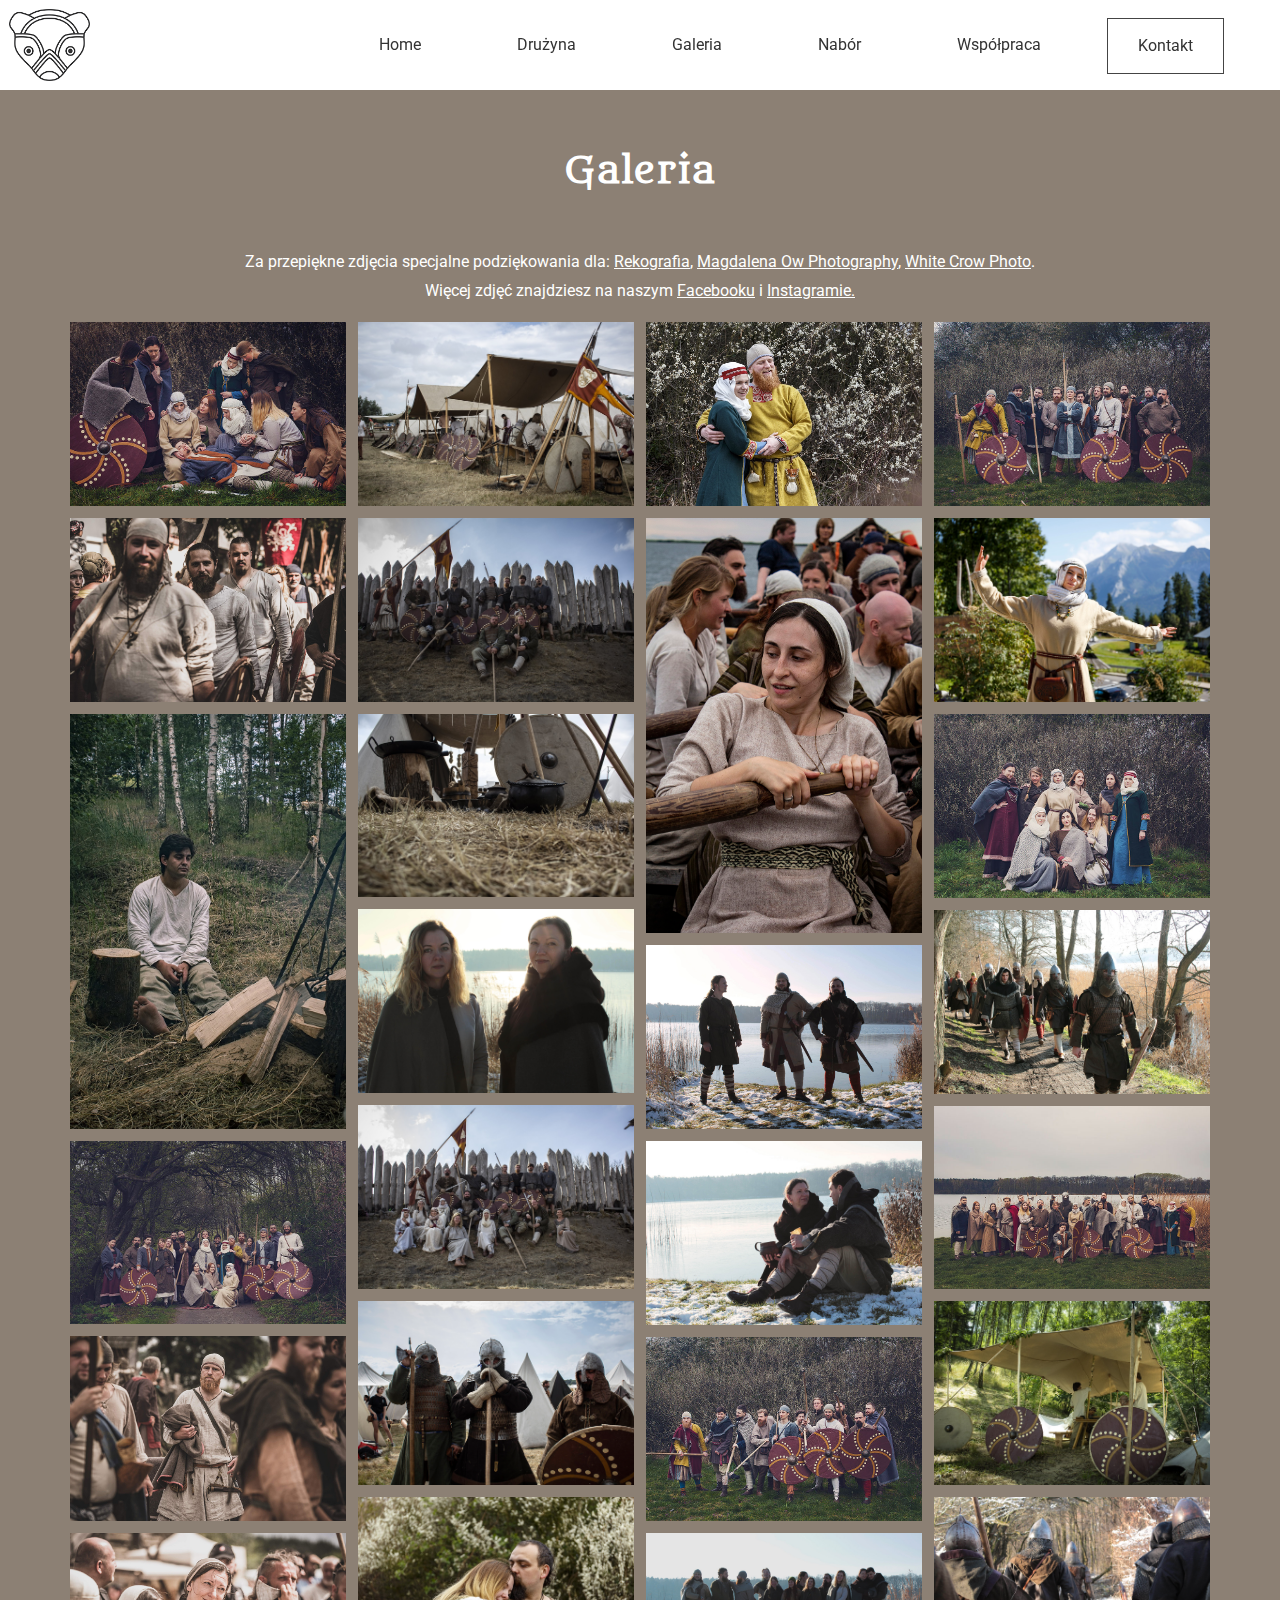
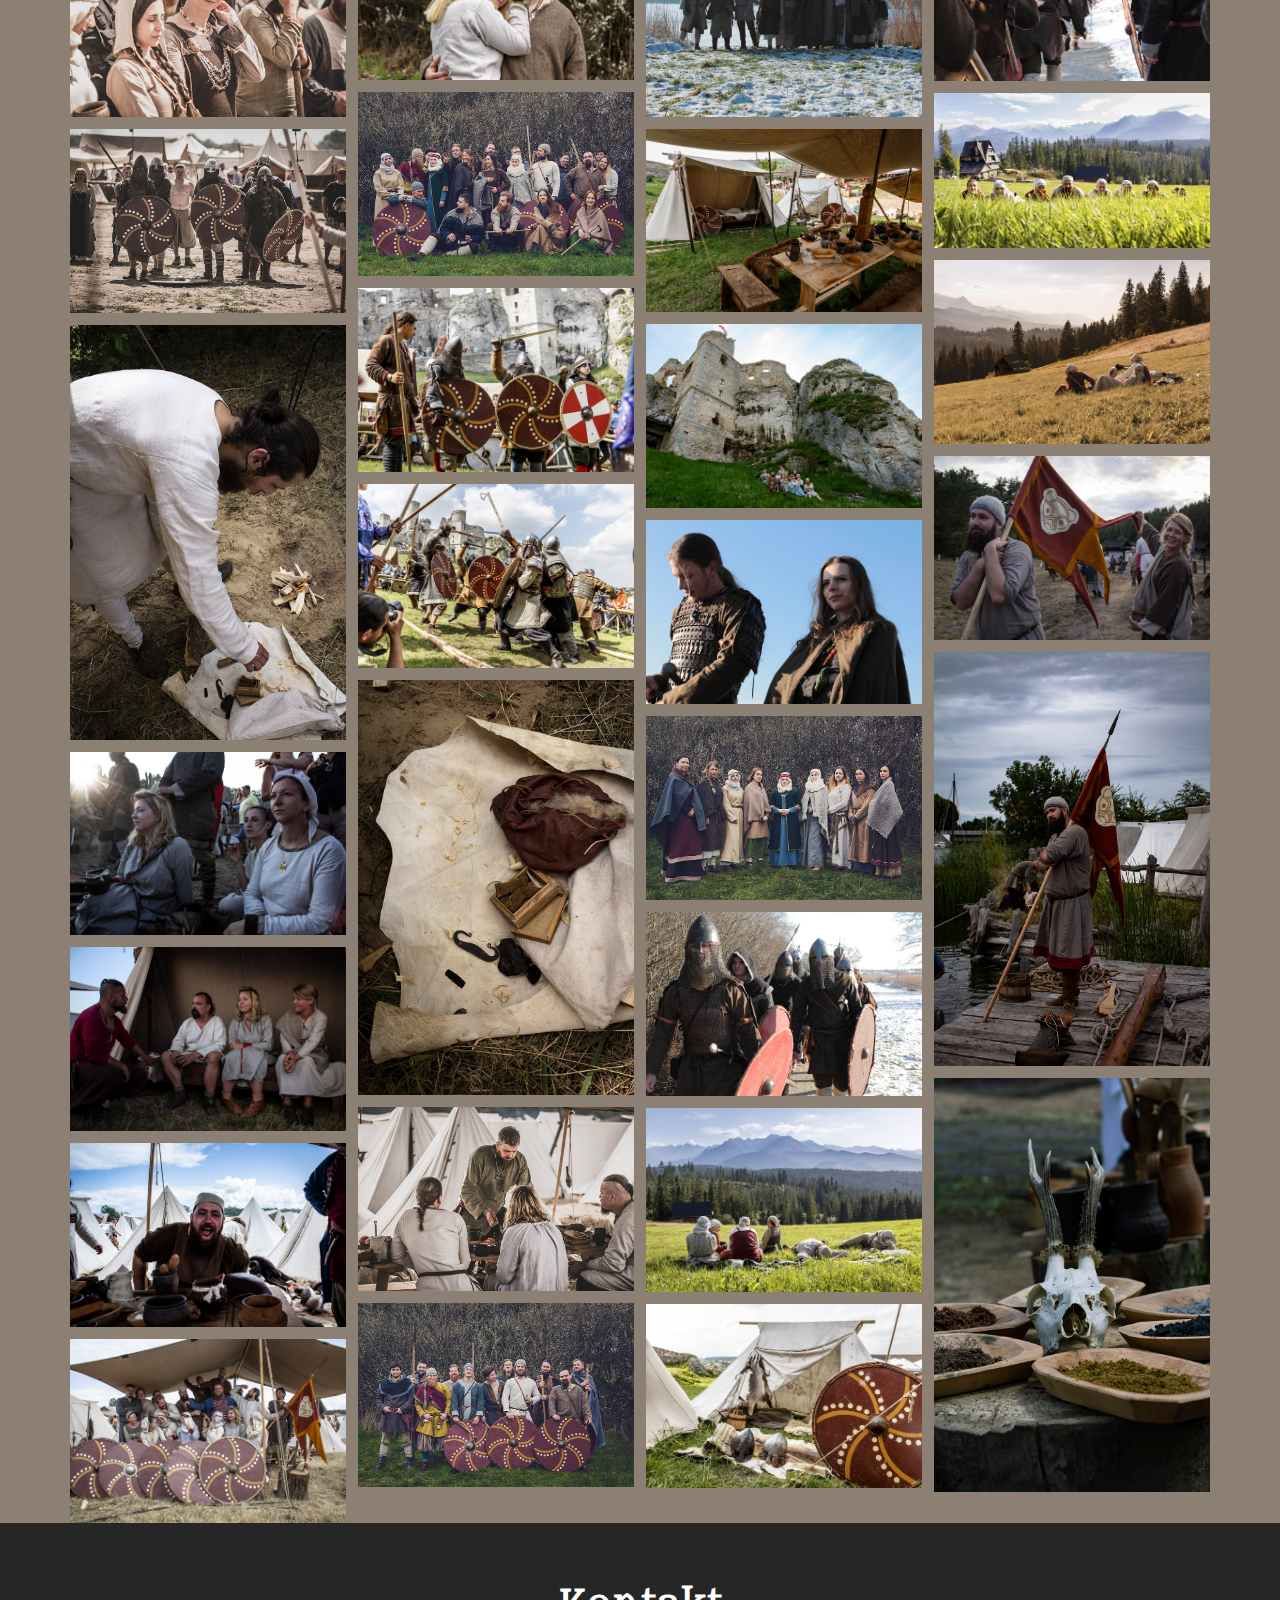
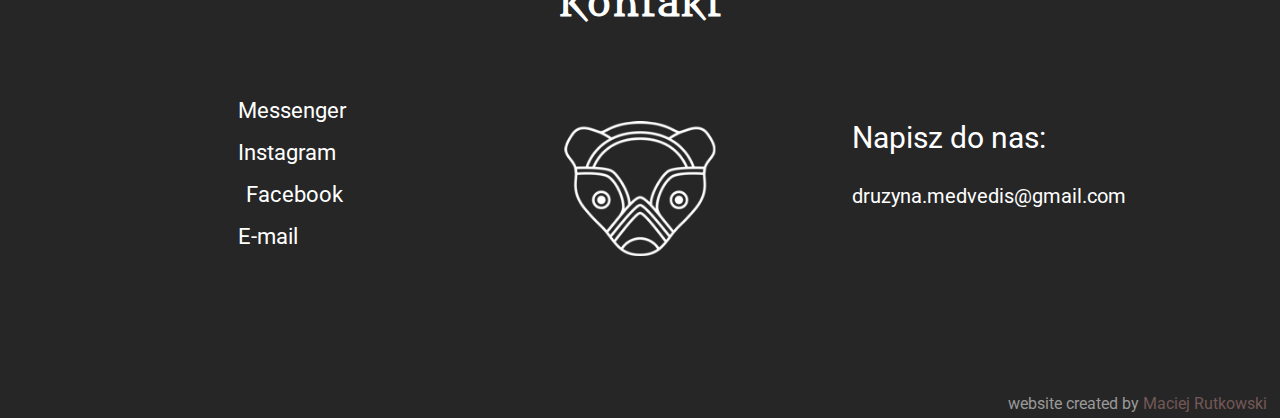
<file: gallery.html>
<!DOCTYPE html>
<html lang="pl">
  <head>
    <meta charset="UTF-8" />
    <meta name="viewport" content="width=device-width, initial-scale=1.0" />
    <meta http-equiv="X-UA-Compatible" content="ie=edge" />
    <title>Galeria | Medvedis</title>
    <meta
      name="description"
      content="Zobacz zdjęcia z naszych wyjazdów. Bierzemy udział w wielu festiwalach historycznych - nie tylko w Polsce."
    />
    <meta name="robots" content="index,follow" />
    <link rel="icon" href="Images/favicon.png" />

    <meta property="og:title" content="Drużyna Piastowska Medvedis" />
    <meta
      property="og:description"
      content="Oficjalna strona drużyny. Rekonstrukcja historyczna wczesnego średniowiecza."
    />
    <meta property="og:image" content="Images/Recruitment/Img3.jpg" />
    <meta property="og:url" content="http://medvedis.pl/" />

    <link
      href="https://fonts.googleapis.com/css?family=Metamorphous&display=swap&subset=latin-ext"
      rel="stylesheet"
    />
    <link
      href="https://fonts.googleapis.com/css?family=Uncial+Antiqua&display=swap"
      rel="stylesheet"
    />
    <link
      href="https://fonts.googleapis.com/css?family=Roboto:300,400&display=swap&subset=latin-ext"
      rel="stylesheet"
    />

    <link
      rel="stylesheet"
      href="https://use.fontawesome.com/releases/v5.2.0/css/all.css"
      integrity="sha384-hWVjflwFxL6sNzntih27bfxkr27PmbbK/iSvJ+a4+0owXq79v+lsFkW54bOGbiDQ"
      crossorigin="anonymous"
    />

    <link rel="stylesheet" href="css/style.css" />
  </head>

  <body>
    <div class="menu">
      <a href="/" class="logo"
        ><img id="home" src="Images/logo.png" alt=""
      /></a>
      <nav>
        <ul>
          <li><a id="home" href="/">Home</a></li>
          <li><a id="about" href="/?id=about">Drużyna</a></li>
          <li><a id="gallery" href="#">Galeria</a></li>
          <li>
            <a id="recruitment" href="/?id=recruitment">Nabór</a>
          </li>
          <li>
            <a id="collaboration" href="/?id=collaboration">Współpraca</a>
          </li>
          <li><a id="contact" href="#">Kontakt</a></li>
        </ul>
      </nav>
    </div>
    <div class="burger">
      <div></div>
      <div></div>
      <div></div>
    </div>
    <div class="mobile">
      <nav>
        <ul>
          <li><a id="home" href="/">Home</a></li>
          <li><a id="about" href="/?id=about">Drużyna</a></li>
          <li><a id="gallery" href="#">Galeria</a></li>
          <li><a id="recruitment" href="/?id=recruitment">Nabór</a></li>
          <li>
            <a id="collaboration" href="/?id=collaboration">Współpraca</a>
          </li>
          <li><a id="contact" href="#">Kontakt</a></li>
        </ul>
      </nav>
    </div>

    <section class="photos">
      <h1>Galeria</h1>
      <p>
        Za przepiękne zdjęcia specjalne podziękowania dla:
        <a href="https://www.facebook.com/rekografia/" target="_blank"
          >Rekografia</a
        >,
        <a
          href="https://www.facebook.com/MagdalenaOwPhotography/"
          target="_blank"
          >Magdalena Ow Photography</a
        >,
        <a href="https://whitecrowphotoblog.wordpress.com/" target="_blank"
          >White Crow Photo</a
        >.
      </p>
      <p>
        Więcej zdjęć znajdziesz na naszym
        <a href="https://www.facebook.com/druzyna.medvedis/" target="_blank"
          >Facebooku</a
        >
        i
        <a href="https://www.instagram.com/druzyna.medvedis/" target="_blank"
          >Instagramie.</a
        >
      </p>
      <div>
        <div class="row">
          <div class="column">
            <img
              class="clickableImg"
              src="Images/Gallery/img1.jpg"
              alt="Drużyna Piastowska Medvedis"
            />
            <img
              class="clickableImg"
              src="Images/Gallery/img2.jpg"
              alt="Pokazy historyczne"
            />
            <img
              class="clickableImg"
              src="Images/Gallery/img3.jpg"
              alt="Średniowieczny obóz"
            />
            <img
              class="clickableImg"
              src="Images/Gallery/img4.jpg"
              alt="Rekontrukcja historyczna"
            />
            <img
              class="clickableImg"
              src="Images/Gallery/img5.jpg"
              alt="Wczesne średniowiecze"
            />
            <img
              class="clickableImg"
              src="Images/Gallery/img6.jpg"
              alt="Rekonstrukcja historyczna"
            />
            <img
              class="clickableImg"
              src="Images/Gallery/img7.jpg"
              alt="Pokazy walk średniowiecznych"
            />
            <img
              class="clickableImg"
              src="Images/Gallery/img8.jpg"
              alt="Średniowieczne ognisko"
            />
            <img
              class="clickableImg"
              src="Images/Gallery/img9.jpg"
              alt="Drużyna Piastowska Medvedis"
            />
            <img
              class="clickableImg"
              src="Images/Gallery/img10.jpg"
              alt="Rekonstrukcja historyczna"
            />
            <img
              class="clickableImg"
              src="Images/Gallery/img11.jpg"
              alt="Drużyna Piastowska Medvedis"
            />
            <img class="clickableImg" src="Images/Gallery/img12.jpg" alt="" />
          </div>
          <div class="column">
            <img
              class="clickableImg"
              src="Images/Gallery/img14.jpg"
              alt="Średniowieczny obóz"
            />
            <img
              class="clickableImg"
              src="Images/Gallery/img15.jpg"
              alt="Drużyna Piastowska Medvedis"
            />
            <img
              class="clickableImg"
              src="Images/Gallery/img16.jpg"
              alt="Drużyna Piastowska Medvedis"
            />
            <img
              class="clickableImg"
              src="Images/Gallery/img17.jpg"
              alt="Rekonstrukcja historyczna"
            />
            <img
              class="clickableImg"
              src="Images/Gallery/img18.jpg"
              alt="Pokazy historyczne"
            />
            <img
              class="clickableImg"
              src="Images/Gallery/img19.jpg"
              alt="Pokazy walk"
            />
            <img
              class="clickableImg"
              src="Images/Gallery/img20.jpg"
              alt="Rekonstrukcja historyczna"
            />
            <img
              class="clickableImg"
              src="Images/Gallery/img21.jpg"
              alt="Archeologia eksperymentalna"
            />
            <img
              class="clickableImg"
              src="Images/Gallery/img22.jpg"
              alt="Pokazy walk średniowiecznych"
            />
            <img
              class="clickableImg"
              src="Images/Gallery/img23.jpg"
              alt="Pokazy walk średniowiecznych"
            />
            <img
              class="clickableImg"
              src="Images/Gallery/img24.jpg"
              alt="Archeologia eksperymentalna"
            />
            <img
              class="clickableImg"
              src="Images/Gallery/img25.jpg"
              alt="Rekonstrukcja historyczna "
            />
            <img
              class="clickableImg"
              src="Images/Gallery/img26.jpg"
              alt="Drużyna Piastowska Medvedis"
            />
          </div>
          <div class="column">
            <img
              class="clickableImg"
              src="Images/Gallery/img27.jpg"
              alt="Rekonstrukcja historyczna"
            />
            <img
              class="clickableImg"
              src="Images/Gallery/img28.jpg"
              alt="Archeologia historyczna"
            />
            <img
              class="clickableImg"
              src="Images/Gallery/img29.jpg"
              alt="Pokazy historyczne"
            />
            <img
              class="clickableImg"
              src="Images/Gallery/img30.jpg"
              alt="Rekonstrukcja historyczna"
            />
            <img
              class="clickableImg"
              src="Images/Gallery/img31.jpg"
              alt="Pokazy walk średniowiecznych"
            />
            <img
              class="clickableImg"
              src="Images/Gallery/img32.jpg"
              alt="Wczesne średniowiecze"
            />
            <img
              class="clickableImg"
              src="Images/Gallery/img33.jpg"
              alt="Średniowieczny obóz"
            />
            <img
              class="clickableImg"
              src="Images/Gallery/img34.jpg"
              alt="Wczesne średniowiecze"
            />
            <img
              class="clickableImg"
              src="Images/Gallery/img35.jpg"
              alt="Rekonstrukcja historyczna"
            />
            <img
              class="clickableImg"
              src="Images/Gallery/img36.jpg"
              alt="Drużyna Piastowska Medvedis"
            />
            <img
              class="clickableImg"
              src="Images/Gallery/img37.jpg"
              alt="Rekonstrukcja historyczna"
            />
            <img
              class="clickableImg"
              src="Images/Gallery/img38.jpg"
              alt="Rekonstrukcja historyczna"
            />
            <img
              class="clickableImg"
              src="Images/Gallery/img39.jpg"
              alt="Średniowieczny obóz"
            />
          </div>
          <div class="column">
            <img
              class="clickableImg"
              src="Images/Gallery/img40.jpg"
              alt="Drużyna Piastowska Medvedis"
            />
            <img
              class="clickableImg"
              src="Images/Gallery/img41.jpg"
              alt="Pokazy historyczne"
            />
            <img
              class="clickableImg"
              src="Images/Gallery/img42.jpg"
              alt="Rekonstrukcja historyczna"
            />
            <img
              class="clickableImg"
              src="Images/Gallery/img43.jpg"
              alt="Pokazy walk średniowiecznych"
            />
            <img
              class="clickableImg"
              src="Images/Gallery/img44.jpg"
              alt="Wczesne średniowiecze"
            />
            <img
              class="clickableImg"
              src="Images/Gallery/img45.jpg"
              alt="Średniowieczny obóz"
            />
            <img
              class="clickableImg"
              src="Images/Gallery/img46.jpg"
              alt="Pokazy walk średniowiecznych"
            />
            <img
              class="clickableImg"
              src="Images/Gallery/img47.jpg"
              alt="Rekonstrukcja historyczna"
            />
            <img
              class="clickableImg"
              src="Images/Gallery/img48.jpg"
              alt="Wczesne średniowiecze"
            />
            <img
              class="clickableImg"
              src="Images/Gallery/img49.jpg"
              alt="Pokazy historyczne"
            />
            <img
              class="clickableImg"
              src="Images/Gallery/img50.jpg"
              alt="Pokazy walk średniowiecznych"
            />
            <img
              class="clickableImg"
              src="Images/Gallery/img51.jpg"
              alt="Wczesne średniowiecze"
            />
          </div>
        </div>
      </div>
    </section>
    <div class="modal">
      <span class="close">&times;</span>
      <a class="prev">&#10094;</a>
      <a class="next">&#10095;</a>
      <img class="modalImage" />
    </div>
    <section data-section="contact" class="contact">
      <h2>Kontakt</h2>
      <div class="media clearfix">
        <a href="https://m.me/druzyna.medvedis" target="_blank"
          ><i class="fab fa-facebook-messenger"></i> Messenger</a
        >
        <a href="https://www.instagram.com/druzyna.medvedis/" target="_blank"
          ><i class="fab fa-instagram"></i> Instagram</a
        >
        <a href="https://www.facebook.com/druzyna.medvedis/" target="_blank"
          ><i class="fab fa-facebook-f"></i> Facebook</a
        >
        <a href="mailto:druzyna.medvedis@gmail.com"
          ><i class="far fa-envelope"></i> E-mail</a
        >
      </div>
      <div class="bear clearfix">
        <img src="Images/logo_white.png" alt="" />
      </div>

      <div class="e-mail clearfix">
        <p>
          Napisz do nas:<br /><span
            ><a href="mailto:druzyna.medvedis@gmail.com"
              >druzyna.medvedis@gmail.com</a
            ></span
          >
        </p>
      </div>
      <p class="author">
        website created by
        <a
          href="https://www.linkedin.com/in/maciej-rutkowski-135186198/"
          target="_blank"
          >Maciej Rutkowski</a
        >
      </p>
    </section>
    <script src="jquery-3.4.1.min.js"></script>
    <script src="burger.js"></script>
    <script src="main.js"></script>
    <script src="gallery.js"></script>
  </body>
</html>
</file>
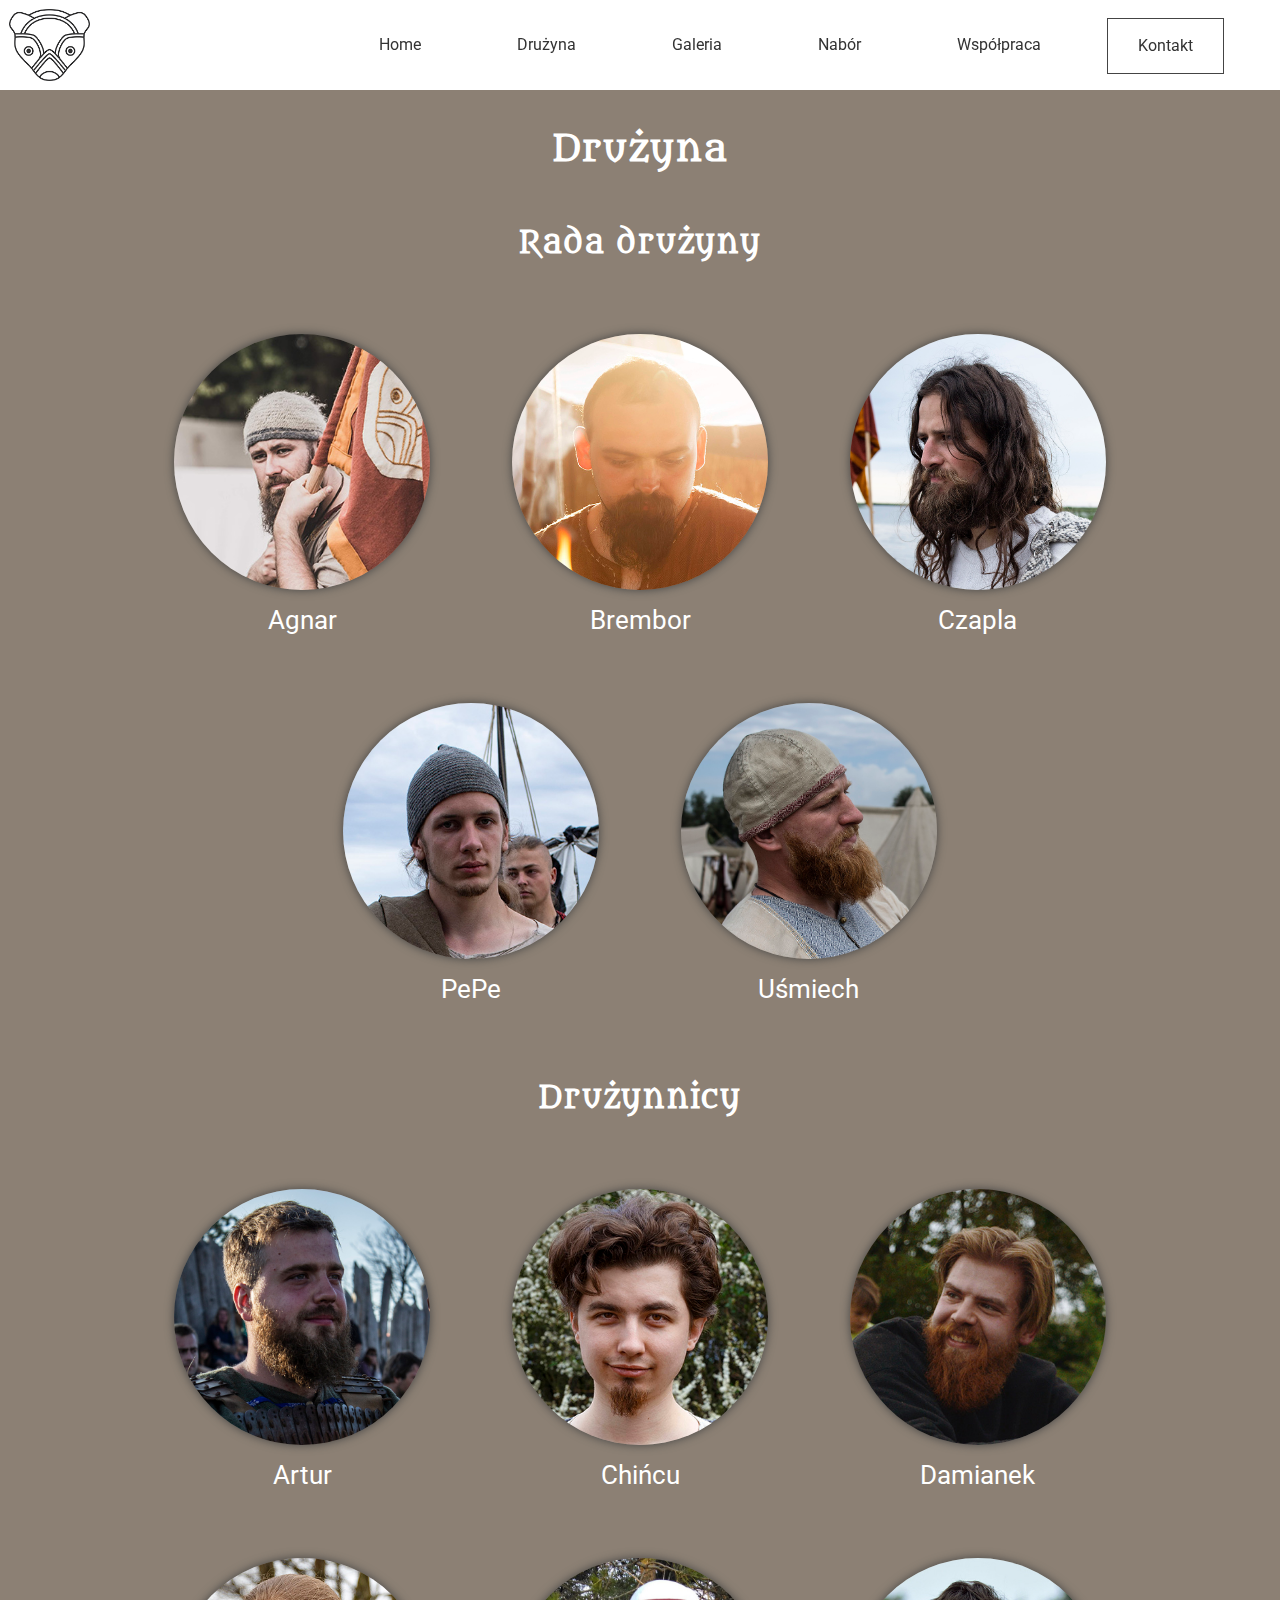
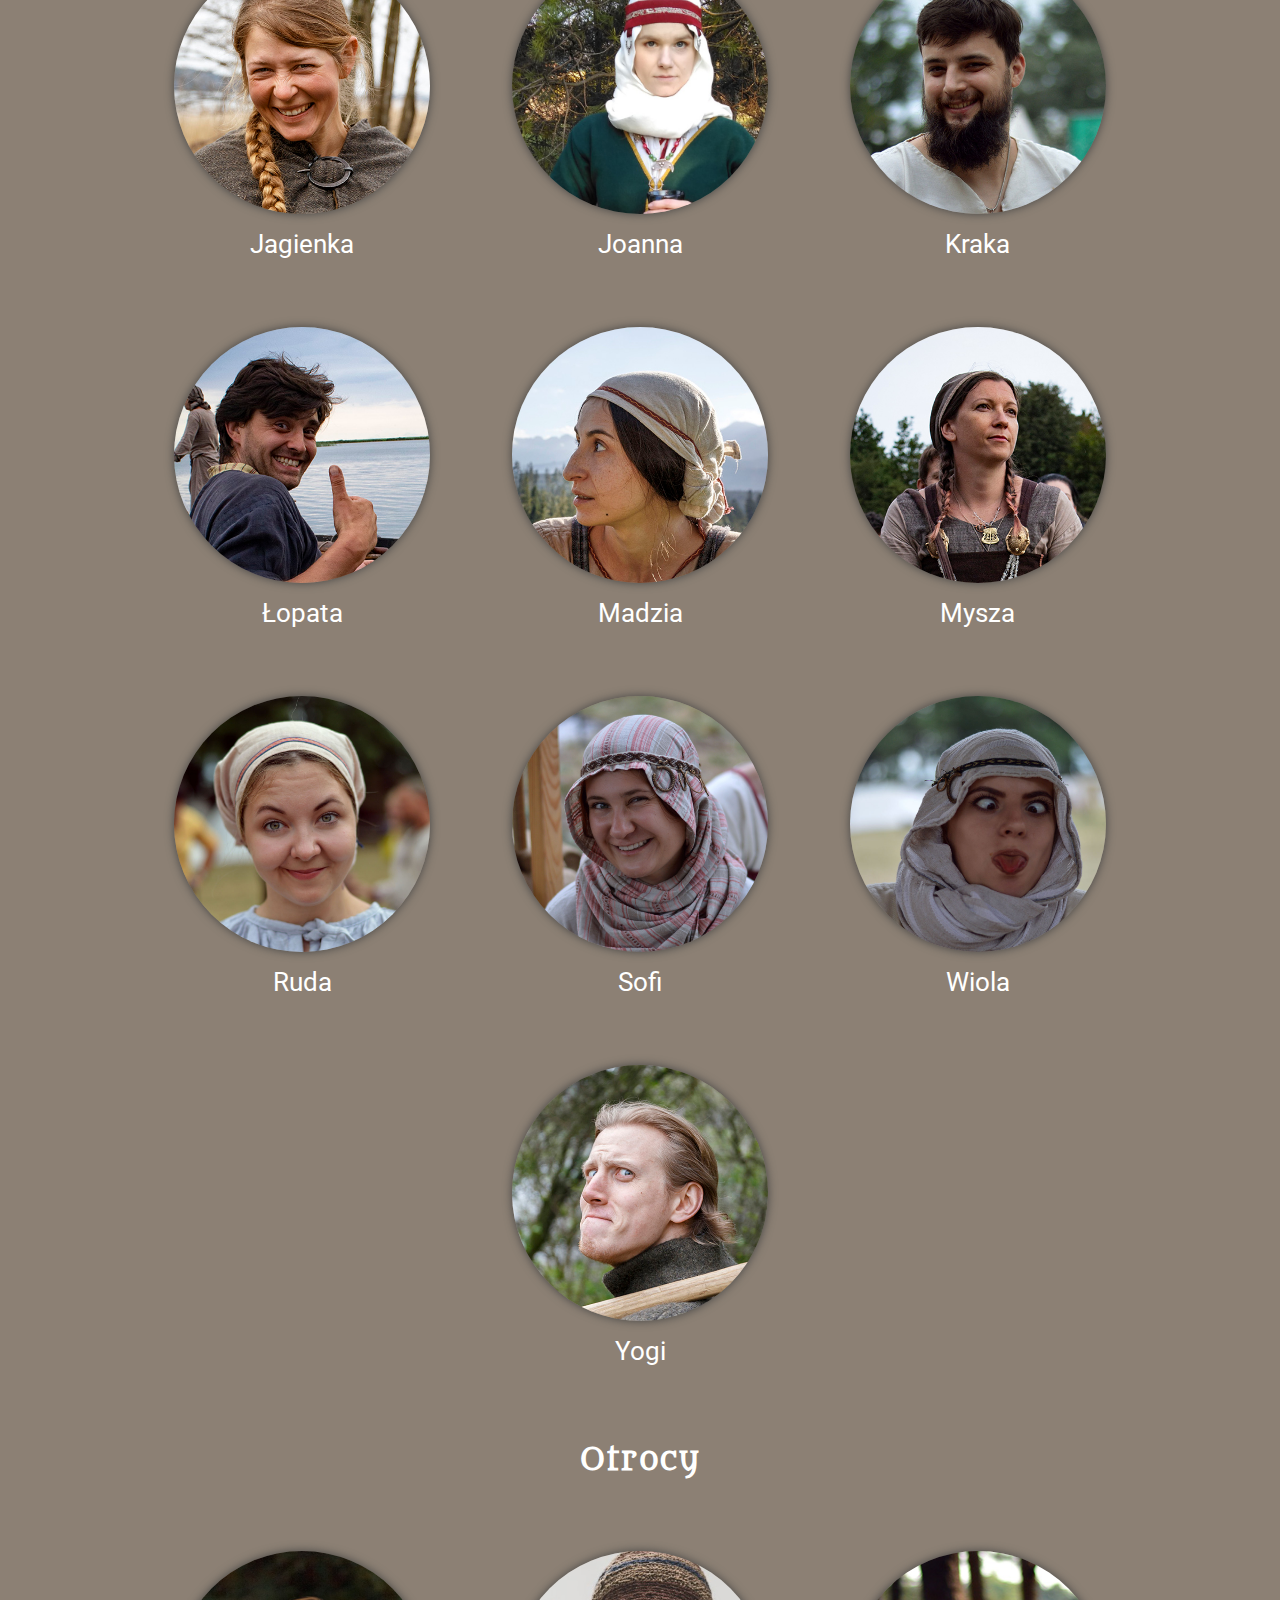
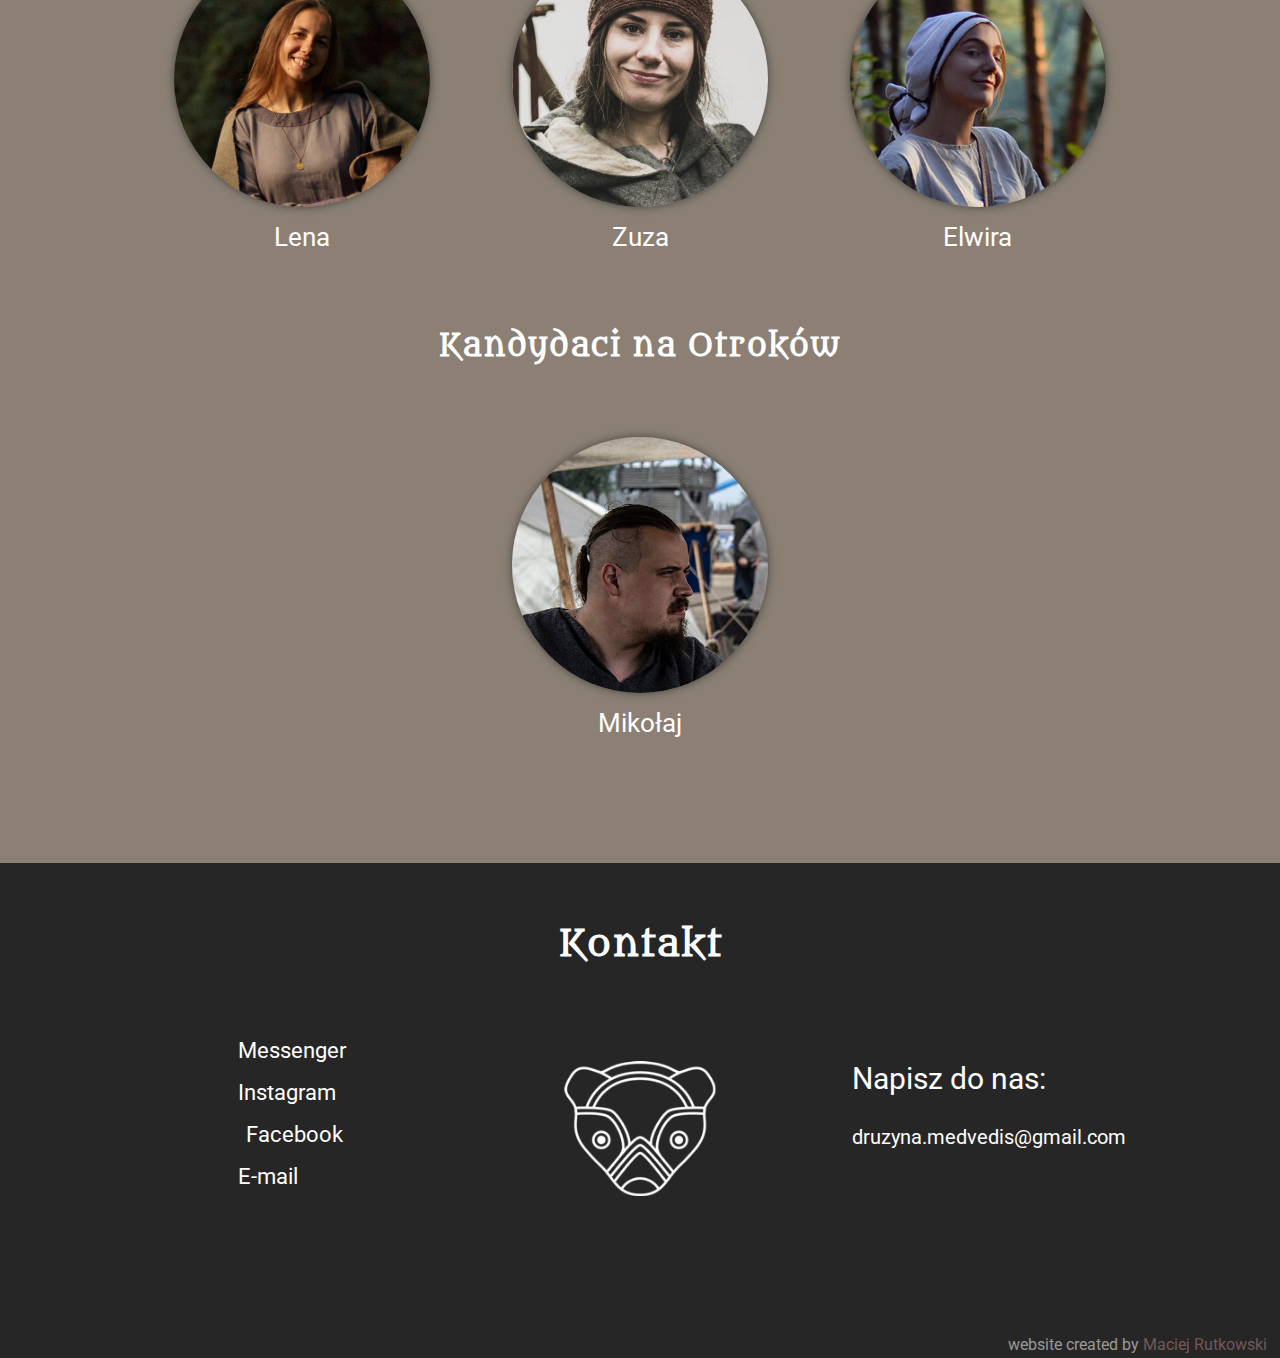
<file: members.html>
<!DOCTYPE html>
<html lang="pl">

<head>
    <meta charset="UTF-8">
    <meta name="viewport" content="width=device-width, initial-scale=1.0">
    <meta http-equiv="X-UA-Compatible" content="ie=edge">
    <title>Drużyna | Medvedis</title>
    <meta name="description"
        content="Nasza cała załoga. Kliknij aby dowiedzieć się kogo mamy w naszych szeregach i co odtwarzamy.">
    <meta name='robots' content='index,follow'>
    <link rel="icon" href="Images/favicon.png">

    <meta property="og:title" content="Drużyna Piastowska Medvedis" />
    <meta
      property="og:description"
      content="Oficjalna strona drużyny. Rekonstrukcja historyczna wczesnego średniowiecza."
    />
    <meta property="og:image" content="Images/Recruitment/Img3.jpg" />
    <meta
      property="og:url"
      content="http://medvedis.pl/"
    />
    
    <link href="https://fonts.googleapis.com/css?family=Metamorphous&display=swap&subset=latin-ext" rel="stylesheet">
    <link href="https://fonts.googleapis.com/css?family=Uncial+Antiqua&display=swap" rel="stylesheet">
    <link href="https://fonts.googleapis.com/css?family=Roboto:300,400&display=swap&subset=latin-ext" rel="stylesheet">


    <link rel="stylesheet" href="https://use.fontawesome.com/releases/v5.2.0/css/all.css"
        integrity="sha384-hWVjflwFxL6sNzntih27bfxkr27PmbbK/iSvJ+a4+0owXq79v+lsFkW54bOGbiDQ" crossorigin="anonymous">

    <link rel="stylesheet" href="css/style.css">

</head>

<body>
    <div class="menu">
        <a href="/" class="logo"><img id="home" src="Images/logo.png" alt=""></a>
        <nav>
            <ul>
                <li><a id="home" href="/">Home</a></li>
                <li><a id="about" href="/?id=about">Drużyna</a></li>
                <li><a id="gallery" href="/gallery.html">Galeria</a></li>
                <li><a id="recruitment" href="/?id=recruitment">Nabór</a></li>
                <li><a id="collaboration" href="/?id=collaboration">Współpraca</a></li>
                <li><a id="contact" href="#">Kontakt</a></li>
            </ul>
        </nav>
    </div>
    <div class="burger">
        <div></div>
        <div></div>
        <div></div>
    </div>
    <div class="mobile">
        <nav>
            <ul>
                <li><a id="home" href="/">Home</a></li>
                <li><a id="about" href="/?id=about">Drużyna</a></li>
                <li><a id="gallery" href="/gallery.html">Galeria</a></li>
                <li><a id="recruitment" href="/?id=recruitment">Nabór</a></li>
                <li><a id="collaboration" href="/?id=collaboration">Współpraca</a></li>
                <li><a id="contact" href="#">Kontakt</a></li>
            </ul>
        </nav>
    </div>
    <section class="members">
        <h1>Drużyna</h1>
        <h3>Rada drużyny</h3>
        <div class="elders">
            <div>
                <img class="clickableImg" src="Images/Members/Agnar.jpg" alt="">
                <p>Agnar</p>
                <span><strong>Agnar</strong> - Duński najemnik na usługach Piastów. Początek XI wieku. Jak sam mówi o
                    sobie, "lubi toporem ciach ciach i piwo".</span>
            </div>
            <div>
                <img class="clickableImg" src="Images/Members/Brembor.JPG" alt="">
                <p>Brembor</p>
                <span><strong>Brembor</strong> - Jest nie tylko członkiem Rady Drużyny, ale również naszym skarbnikiem.
                    Wareski najemnik, spowinowacony z rodem Ruryka, majątku dorobiony głownie na wyprawach handlowych,
                    obecnie w służbie Piastowskiego Księcia, połowa wieku X.</span>
            </div>
            <div>
                <img class="clickableImg" src="Images/Members/Czapla.jpg" alt="">
                <p>Czapla</p>
                <span><strong>Czapla</strong> - Elitarny wojownik piastowski pochodzący z terenów Wielkopolski. Jako
                    dawny
                    przyboczny księcia, częsty bywalec na dworach zachodnioeuropejskich, w szczególności Ottona
                    III.</span>
            </div>
            <div>
                <img class="clickableImg" src="Images/Members/Pepe.jpg" alt="">
                <p>PePe</p>
                <span><strong>PePe</strong> - Piastowski zbrojny z drużyny książęcej, tereny Wielkopolski plus wpływy
                    zachodniosłowiańskie. Postać średnio zamożna. Pierwsza połowa XIw.</span>
            </div>
            <div>
                <img class="clickableImg" src="Images/Members/Usmiech.jpg" alt="">
                <p>Uśmiech</p>
                <span><strong>Uśmiech</strong> - Szwedzki wiking handlujący na wodach Ostsee, odwiedzający takie
                    miejscowości jak Birka, Visby, Truso, Wolin, ziemie powstającego plemienia Piastów, a czasem krainę
                    Gardariki. Postać zamożna. Docelowo - skandynawski handlarz niewolników na ziemiach Polskich.
                    Datowanie: pierwsza połowa X wieku.</span>
            </div>
        </div>
        <h3>Drużynnicy</h3>
        <div class="team">
            <div>
                <img class="clickableImg" src="Images/Members/Artur.jpg" alt="">
                <p>Artur</p>
                <span><strong>Artur</strong> - Duńczyk, obecnie mieszkający w Hedeby. Wojownik; postać bogata, o wysokim
                    statusie społecznym. Druga połowa X w.</span>
            </div>
            <div>
                <img class="clickableImg" src="Images/Members/Chincu.jpg" alt="">
                <p>Chińcu</p>
                <span><strong>Chińcu</strong> - Słowianin, zbrojny z drużyny książęcej. Osoba średnio zamożna, pierwsza
                    połowa XI w</span>
            </div>
            <div>
                <img class="clickableImg" src="Images/Members/Damianek.jpg" alt="">
                <p>Damianek</p>
                <span><strong>Damianek</strong> - Piastowski zbrojny z drużyny książęcej, włócznik, X-XI wiek. Tereny
                    Wielkopolski, status średnio zamożny.</span>
            </div>
            <div>
                <img class="clickableImg" src="Images/Members/Jagienka.jpg" alt="">
                <p>Jagienka</p>
                <span><strong>Jagienka</strong> - Słowianka o dość skromnym dobytku pochodząca z terenów Wielkopolski.
                    Chętniej łapie za miecz niż za igłę czy wrzeciono. XIw</span>
            </div>
            <div>
                <img class="clickableImg" src="Images/Members/Joanna.jpg" alt="">
                <p>Joanna</p> <span><strong>Joanna</strong> - Mieszkanka północnej Rusi Kijowskiej, X wiek. Uprowadzona
                    przez wikinga ze Szwecji w odległe krainy. Chętnie zajmuje się szyciem.</span>
            </div>
            <div>
                <img class="clickableImg" src="Images/Members/Kraka.JPG" alt="">
                <p>Kraka</p>
                <span><strong>Kraka</strong> - Ślązok, ale nie strzela węglem z procy. Zbrojny, strażnik pogranicza,
                    przełom IX-Xw.</span>
            </div>
            <div>
                <img class="clickableImg" src="Images/Members/Lopata.jpg" alt="">
                <p>Łopata</p>
                <span><strong>Łopata</strong> - Opiekun drużynowego magazynu. Norweg pochodzący z pólnocy kraju, obecnie
                    najemnik w drużynie piastowskiego księcia, druga połowa XI w. Postać średnio zamożna</span>
            </div>
            <div>
                <img class="clickableImg" src="Images/Members/Madzia.jpg" alt="">
                <p>Madzia</p>
                <span><strong>Madzia</strong> - Pochodząca z Półwyspu Jutlandzkiego kobieta, żona najemnika na usługach
                    Piastów. Pierwsza połowa X wieku.</span>
            </div>
            <div>
                <img class="clickableImg" src="Images/Members/Mysza.jpg" alt="">
                <p>Mysza</p>
                <span><strong>Mysza</strong> - Opiekunka drużynowego FB. Dunka, mieszkanka Hedeby, X wiek. Postać dość
                    zamożna. Żona kupca,
                    pływającego po Morzu Bałtyckim i Północnym. Bardzo chętnie zajmuje się szyciem i tkactwem.</span>
            </div>
            <div>
                <img class="clickableImg" src="Images/Members/Ruda.jpg" alt="">
                <p>Ruda</p>
                <span><strong>Ruda</strong> - Szwedka z okolic Birki, osoba średnio zamożna, X w. Lubi zajmować się
                    pracami kuchennymi.</span>
            </div>
            <div>
                <img class="clickableImg" src="Images/Members/Sofii.JPG" alt="">
                <p>Sofi</p>
                <span><strong>Sofi</strong> - Pochodząca ze wschodniej Polski żona zbrojnego z drużyny książęcej, XI w.
                    Zajmuje się szyciem i tkactwem. Średnio zamożna.</span>
            </div>
            <div>
                <img class="clickableImg" src="Images/Members/Wiola.jpg" alt="">
                <p>Wiola</p>
                <span><strong>Wiola</strong> - Drużynowa Szeptunka, zamieszkująca tereny zachodniej Polski, koniec X-XI
                    wieku.</span>
            </div>
            <div>
                <img class="clickableImg" src="Images/Members/Yogi.jpg" alt="">
                <p>Yogi</p>
                <span><strong>Yogi</strong> - Wojownik urodzony w Tønsberg. Los rzucił go do kraju Polan, gdzie służy w
                    drużynie Mieszka. Oprócz pomnażania swego niewielkiego dorobku zajmuje się także muzyką. X
                    wiek.</span>
            </div>
        </div>
        <h3>Otrocy</h3>
        <div class='juniors'>
            <div>
                <img class="clickableImg" src="Images/Members/Lena.jpg" alt="">
                <p>Lena</p>
                <span><strong>Lena</strong> - Mieszkanka południowo-wschodniej Norwegii, gospodyni, mało zamożna, 1.
                    połowa IX wieku.</span>
            </div>
            <div>
                <img class="clickableImg" src="Images/Members/Zuza.jpg" alt="">
                <p>Zuza</p>
                <span><strong>Zuza</strong> - Mieszkanka Wielkopolski, żona piastowskiego zbrojnego z drużyny
                    książęcej. Ma rzemieślnicze ciągotki i lubi zajmować się rzeźbieniem w drewnie. Osoba średnio
                    zamożna, X - XI w.</span>
            </div>
            <div>
                <img class="clickableImg" src="Images/Members/Elwira.jpg" alt="">
                <p>Elwira</p>
                <span><strong>Elwira</strong> - Sredniozamożna mieszkanka Norwegii, IX - X
                    wiek, owczarka.</span>
            </div>
        </div>
        <h3>Kandydaci na Otroków</h3>
        <div class="aspirants">
            <div>
                <img class="clickableImg" src="Images/Members/Mikolaj.jpg" alt="">
                <p>Mikołaj</p>
            </div>
        </div>
        </div>
    </section>

    <div class="modal">
        <span class="close">&times;</span>
        <a class="prev">&#10094;</a>
        <a class="next">&#10095;</a>
        <img class="modalImage">
        <div class="text"></div>
    </div>
    <section data-section="contact" class="contact">
        <h2>Kontakt</h2>
        <div class="media clearfix"><a href="https://m.me/druzyna.medvedis" target="_blank"><i
                    class="fab fa-facebook-messenger"></i>
                Messenger</a>
            <a href="https://www.instagram.com/druzyna.medvedis/" target="_blank"><i class="fab fa-instagram"></i>
                Instagram</a>
            <a href="https://www.facebook.com/druzyna.medvedis/" target="_blank"><i class="fab fa-facebook-f"></i>
                Facebook</a>
            <a href="mailto:druzyna.medvedis@gmail.com"><i class="far fa-envelope"></i> E-mail</a></div>
        <div class="bear clearfix">
            <img src="Images/logo_white.png" alt=""></div>
        <div class="e-mail clearfix">
            <p>Napisz do nas:<br><span><a href="mailto:druzyna.medvedis@gmail.com">druzyna.medvedis@gmail.com</a
              ></span></p>
        </div>
        <p class="author">website created by <a href="https://www.linkedin.com/in/maciej-rutkowski-135186198/"
                target="_blank">Maciej
                Rutkowski</a></p>
    </section>
    <script src="jquery-3.4.1.min.js"></script>
    <script src="burger.js"></script>
    <script src="main.js"></script>
    <script src="gallery.js"></script>
</body>

</html>
</file>
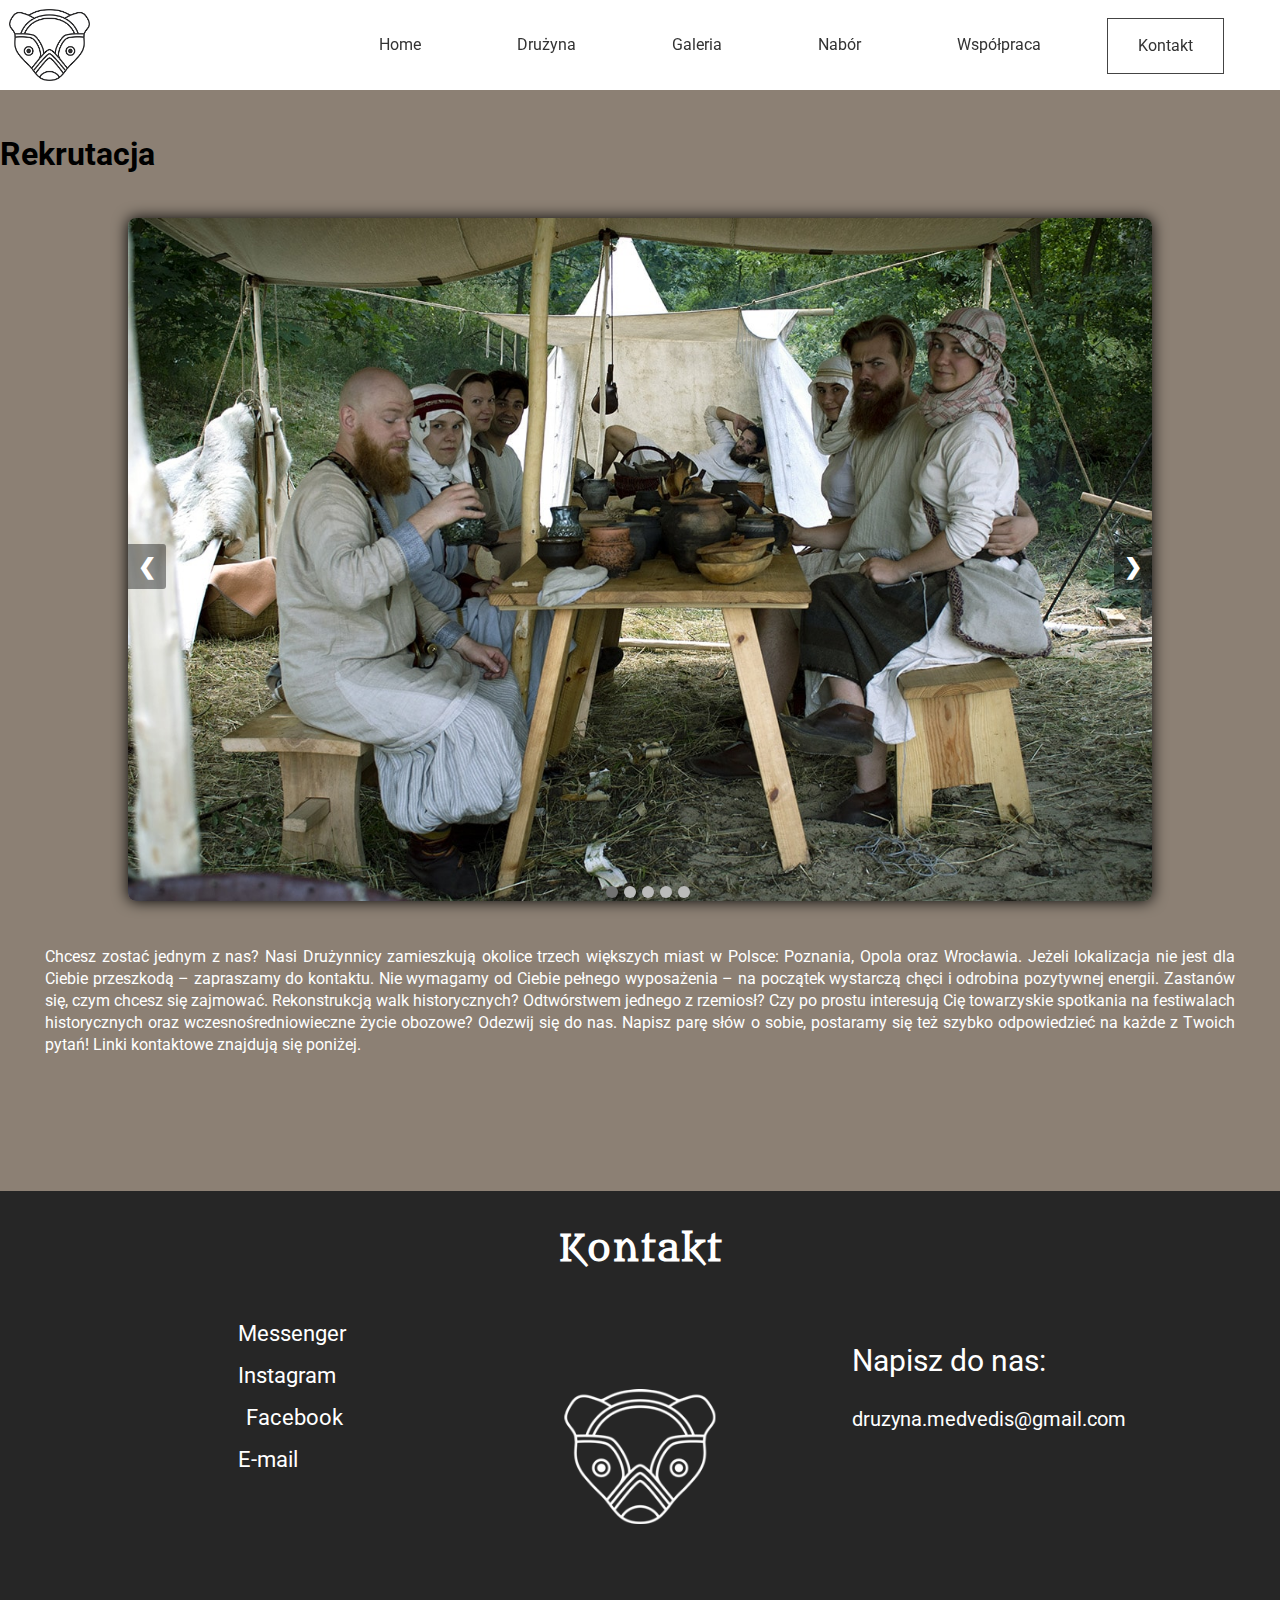
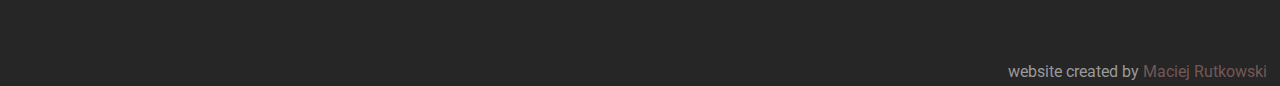
<file: Recruitment.html>
<!DOCTYPE html>
<html lang="pl">

<head>
    <meta charset="UTF-8">
    <meta name="viewport" content="width=device-width, initial-scale=1.0">
    <meta http-equiv="X-UA-Compatible" content="ie=edge">
    <title>Rekrutacja | Medvedis</title>
    <meta name="description"
        content="Witamy na stronie Drużyny Piastowskiej Medvedis! Jesteśmy pasjonatami archeologii eksperymentalnej, zajmujemy się Europą Środkową w okresie IX-XI wieku. ">
    <meta name='robots' content='index,follow'>
    <link rel="icon" href="Images/favicon.png">

    <!-- Miejsce na tagi fb -->
    <link href="https://fonts.googleapis.com/css?family=Metamorphous&display=swap&subset=latin-ext" rel="stylesheet">
    <link href="https://fonts.googleapis.com/css?family=Uncial+Antiqua&display=swap" rel="stylesheet">
    <link href="https://fonts.googleapis.com/css?family=Roboto:300,400&display=swap&subset=latin-ext" rel="stylesheet">


    <link rel="stylesheet" href="https://use.fontawesome.com/releases/v5.2.0/css/all.css"
        integrity="sha384-hWVjflwFxL6sNzntih27bfxkr27PmbbK/iSvJ+a4+0owXq79v+lsFkW54bOGbiDQ" crossorigin="anonymous">

    <link rel="stylesheet" href="css/style.css">

</head>

<body>
    <div class="menu">
        <a href="index.html" class="logo"><img id="home" src="Images/logo.png" alt=""></a>
        <nav>
            <ul>
                <li><a id="home" href="index.html">Home</a></li>
                <li><a id="about" href="index.html?id=about">Drużyna</a></li>
                <li><a id="gallery" href="gallery.html">Galeria</a></li>
                <li><a id="recruitment" href="#">Nabór</a></li>
                <li><a id="collaboration" href="index.html?id=collaboration">Współpraca</a></li>
                <li><a id="contact" href="#">Kontakt</a></li>
            </ul>
        </nav>
    </div>
    <div class="burger">
        <div></div>
        <div></div>
        <div></div>
    </div>
    <div class="mobile">
        <nav>
            <ul>
                <li><a id="home" href="index.html">Home</a></li>
                <li><a id="about" href="index.html?id=about">Drużyna</a></li>
                <li><a id="gallery" href="gallery.html">Galeria</a></li>
                <li><a id="recruitment" href="#">Nabór</a></li>
                <li><a id="collaboration" href="index.html?id=collaboration">Współpraca</a></li>
                <li><a id="contact" href="#">Kontakt</a></li>
            </ul>
        </nav>
    </div>

    <div class="joinUs">
        <h1>Rekrutacja</h1>
        <div class="clearfix">
            <div class="pointer">
                <img class="slider fade active" src="Images/Recruitment/Img1.jpg" alt="">
                <img class="slider fade" src="Images/Recruitment/Img2.jpg" alt="">
                <img class="slider fade" src="Images/Recruitment/Img3.jpg" alt="">
                <img class="slider fade" src="Images/Recruitment/Img4.jpg" alt="">
                <img class="slider fade" src="Images/Recruitment/Img5.jpg" alt="">
                <a class="prev">&#10094;</a>
                <a class="next">&#10095;</a>
                <div class="dotsContainer">
                    <span class="dot active"></span>
                    <span class="dot"></span>
                    <span class="dot"></span>
                    <span class="dot"></span>
                    <span class="dot"></span>
                </div>
            </div>
            <p>Chcesz zostać jednym z nas? Nasi Drużynnicy zamieszkują okolice trzech większych miast w Polsce:
                Poznania, Opola oraz Wrocławia. Jeżeli lokalizacja nie jest dla Ciebie przeszkodą – zapraszamy do
                kontaktu. Nie
                wymagamy od Ciebie pełnego wyposażenia – na początek wystarczą chęci i odrobina pozytywnej energii.
                Zastanów się, czym chcesz się zajmować. Rekonstrukcją walk historycznych? Odtwórstwem jednego z
                rzemiosł? Czy po prostu interesują Cię towarzyskie spotkania na festiwalach historycznych oraz
                wczesnośredniowieczne życie obozowe? Odezwij się do nas. Napisz parę słów o sobie, postaramy się też
                szybko odpowiedzieć na każde z Twoich pytań! Linki kontaktowe znajdują się poniżej.</p>
        </div>
    </div>
    <section data-section="contact" class="contact">
        <h1>Kontakt</h1>
        <div class="media clearfix"><a href="https://m.me/druzyna.medvedis" target="_blank"><i
                    class="fab fa-facebook-messenger"></i>
                Messenger</a>
            <a href="https://www.instagram.com/druzyna.medvedis/" target="_blank"><i class="fab fa-instagram"></i>
                Instagram</a>
            <a href="https://www.facebook.com/druzyna.medvedis/" target="_blank"><i class="fab fa-facebook-f"></i>
                Facebook</a>
            <a href="mailto:druzyna.medvedis@gmail.com"><i class="far fa-envelope"></i> E-mail</a></div>
        <div class="bear clearfix">
            <img src="Images/logo_white.png" alt=""></div>
        <div class="e-mail clearfix">
            <p>Napisz do nas:<br><span>druzyna.medvedis@gmail.com</span></p>
        </div>
        <p class="author">website created by <a href="https://www.linkedin.com/in/maciej-rutkowski-135186198/"
                target="_blank">Maciej
                Rutkowski</a></p>
    </section>
    <script src="jquery-3.4.1.min.js"></script>
    <script src="burger.js"></script>
    <script src="main.js"></script>
    <script src="slideShow.js"></script>
</body>

</html>
</file>
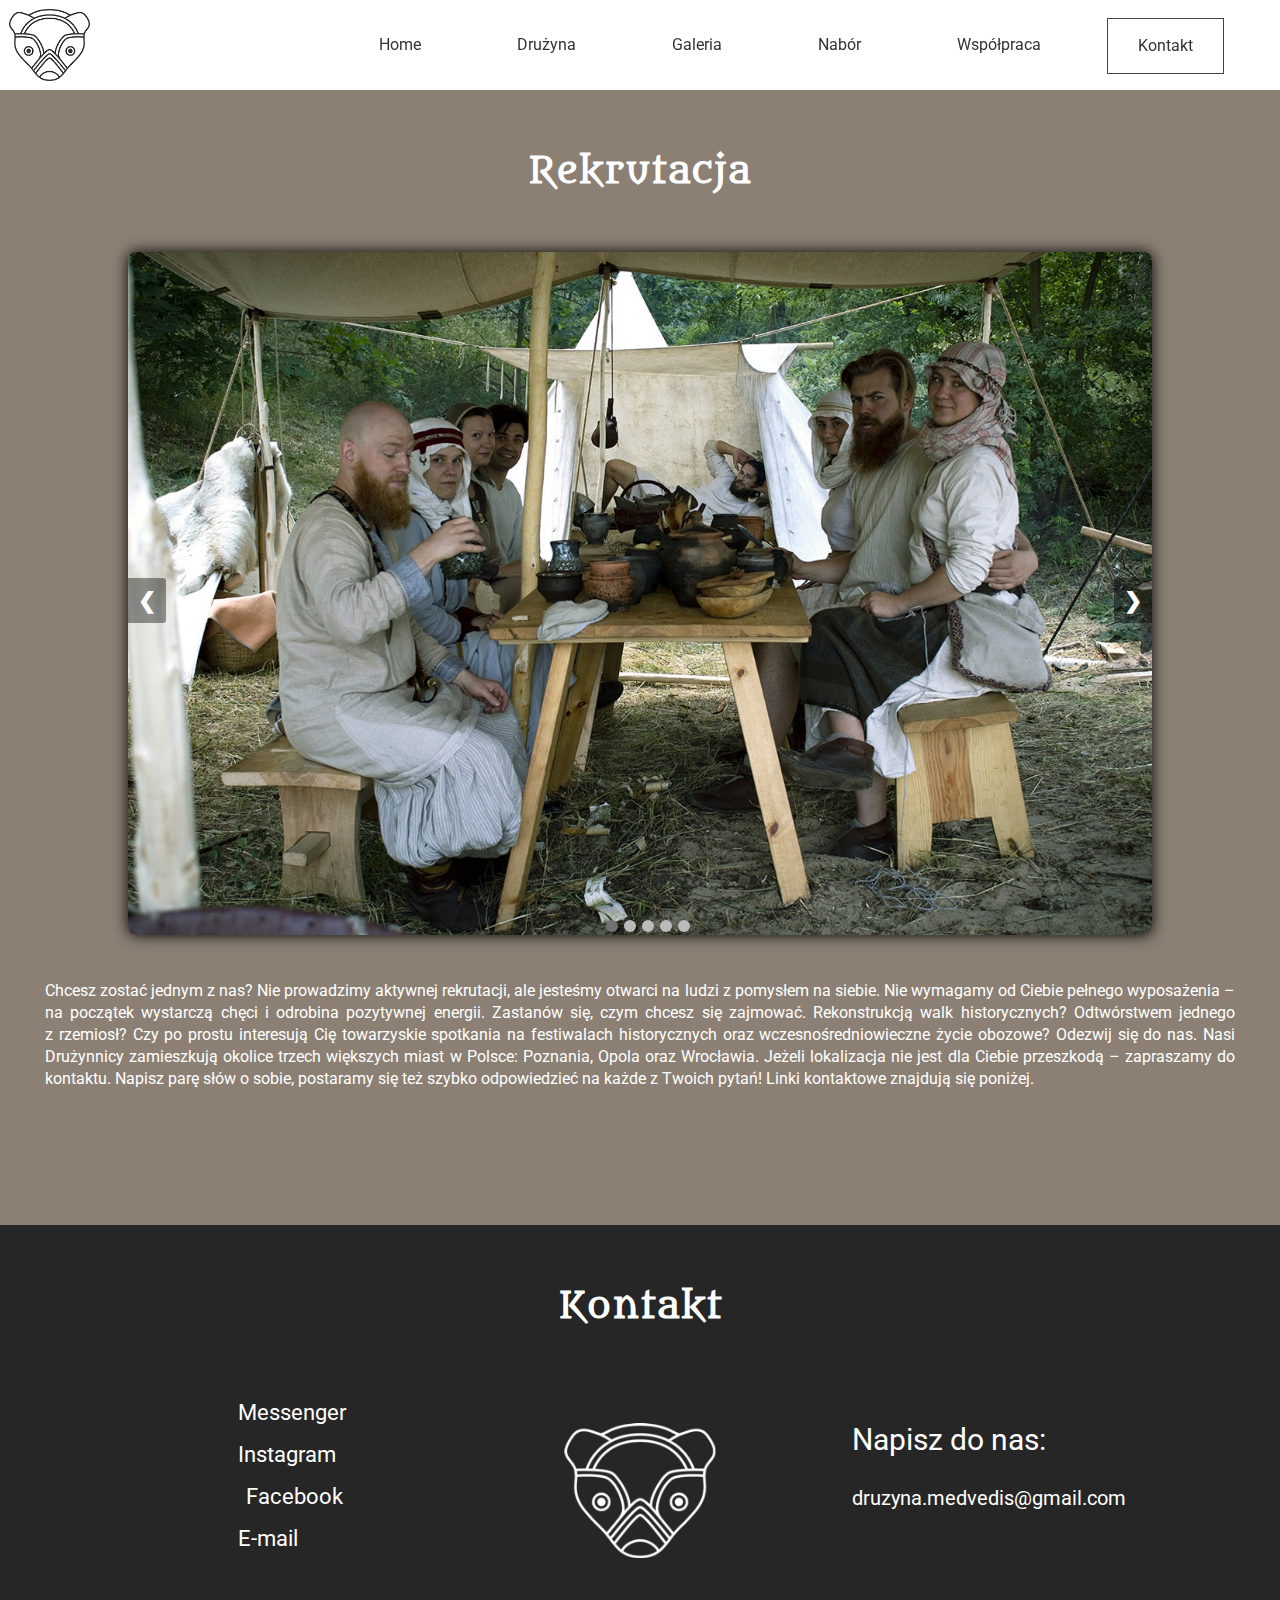
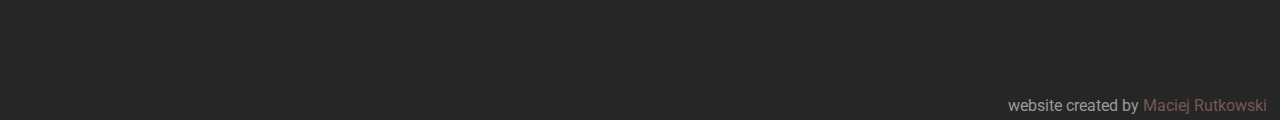
<file: recruitment.html>
<!DOCTYPE html>
<html lang="pl">
  <head>
    <meta charset="UTF-8" />
    <meta name="viewport" content="width=device-width, initial-scale=1.0" />
    <meta http-equiv="X-UA-Compatible" content="ie=edge" />
    <title>Rekrutacja | Medvedis</title>
    <meta
      name="description"
      content="Nie prowadzimy aktywnej rekrutacji, ale jesteśmy otwarci na ludzi z pomysłem na siebie. Kliknij aby dowiedzieć się więcej! "
    />
    <meta name="robots" content="index,follow" />
    <link rel="icon" href="Images/favicon.png" />

    <meta property="og:title" content="Drużyna Piastowska Medvedis" />
    <meta
      property="og:description"
      content="Oficjalna strona drużyny. Rekonstrukcja historyczna wczesnego średniowiecza."
    />
    <meta property="og:image" content="Images/Recruitment/Img3.jpg" />
    <meta property="og:url" content="http://medvedis.pl/" />

    <link
      href="https://fonts.googleapis.com/css?family=Metamorphous&display=swap&subset=latin-ext"
      rel="stylesheet"
    />
    <link
      href="https://fonts.googleapis.com/css?family=Uncial+Antiqua&display=swap"
      rel="stylesheet"
    />
    <link
      href="https://fonts.googleapis.com/css?family=Roboto:300,400&display=swap&subset=latin-ext"
      rel="stylesheet"
    />

    <link
      rel="stylesheet"
      href="https://use.fontawesome.com/releases/v5.2.0/css/all.css"
      integrity="sha384-hWVjflwFxL6sNzntih27bfxkr27PmbbK/iSvJ+a4+0owXq79v+lsFkW54bOGbiDQ"
      crossorigin="anonymous"
    />

    <link rel="stylesheet" href="css/style.css" />
  </head>

  <body>
    <div class="menu">
      <a href="/" class="logo"
        ><img id="home" src="Images/logo.png" alt=""
      /></a>
      <nav>
        <ul>
          <li><a id="home" href="/">Home</a></li>
          <li><a id="about" href="/?id=about">Drużyna</a></li>
          <li><a id="gallery" href="/gallery.html">Galeria</a></li>
          <li><a id="recruitment" href="#">Nabór</a></li>
          <li>
            <a id="collaboration" href="/?id=collaboration">Współpraca</a>
          </li>
          <li><a id="contact" href="#">Kontakt</a></li>
        </ul>
      </nav>
    </div>
    <div class="burger">
      <div></div>
      <div></div>
      <div></div>
    </div>
    <div class="mobile">
      <nav>
        <ul>
          <li><a id="home" href="/">Home</a></li>
          <li><a id="about" href="/?id=about">Drużyna</a></li>
          <li><a id="gallery" href="/gallery.html">Galeria</a></li>
          <li><a id="recruitment" href="#">Nabór</a></li>
          <li>
            <a id="collaboration" href="/?id=collaboration">Współpraca</a>
          </li>
          <li><a id="contact" href="#">Kontakt</a></li>
        </ul>
      </nav>
    </div>

    <section class="joinUs">
      <h1>Rekrutacja</h1>
      <div class="clearfix">
        <div class="pointer">
          <img
            class="slider fade active"
            src="Images/Recruitment/Img1.jpg"
            alt="Pokazy historyczne"
          />
          <img
            class="slider fade"
            src="Images/Recruitment/Img2.jpg"
            alt="Archeologia eksperymentalna"
          />
          <img
            class="slider fade"
            src="Images/Recruitment/Img3.jpg"
            alt="Pokazy walk"
          />
          <img
            class="slider fade"
            src="Images/Recruitment/Img4.jpg"
            alt="Rekonstrukcja historyczna"
          />
          <img
            class="slider fade"
            src="Images/Recruitment/Img5.jpg"
            alt="Rekontrukcja historyczna"
          />
          <a class="prev">&#10094;</a>
          <a class="next">&#10095;</a>
          <div class="dotsContainer">
            <span class="dot active"></span>
            <span class="dot"></span>
            <span class="dot"></span>
            <span class="dot"></span>
            <span class="dot"></span>
          </div>
        </div>
        <p>
          Chcesz zostać jednym z nas? Nie prowadzimy aktywnej rekrutacji, ale
          jesteśmy otwarci na ludzi z pomysłem na siebie. Nie wymagamy od Ciebie
          pełnego wyposażenia – na początek wystarczą chęci i odrobina
          pozytywnej energii. Zastanów się, czym chcesz się zajmować.
          Rekonstrukcją walk historycznych? Odtwórstwem jednego z rzemiosł? Czy
          po prostu interesują Cię towarzyskie spotkania na festiwalach
          historycznych oraz wczesnośredniowieczne życie obozowe? Odezwij się do
          nas. Nasi Drużynnicy zamieszkują okolice trzech większych miast w
          Polsce: Poznania, Opola oraz Wrocławia. Jeżeli lokalizacja nie jest
          dla Ciebie przeszkodą – zapraszamy do kontaktu. Napisz parę słów o
          sobie, postaramy się też szybko odpowiedzieć na każde z Twoich pytań!
          Linki kontaktowe znajdują się poniżej.
        </p>
      </div>
    </section>
    <section data-section="contact" class="contact">
      <h2>Kontakt</h2>
      <div class="media clearfix">
        <a href="https://m.me/druzyna.medvedis" target="_blank"
          ><i class="fab fa-facebook-messenger"></i> Messenger</a
        >
        <a href="https://www.instagram.com/druzyna.medvedis/" target="_blank"
          ><i class="fab fa-instagram"></i> Instagram</a
        >
        <a href="https://www.facebook.com/druzyna.medvedis/" target="_blank"
          ><i class="fab fa-facebook-f"></i> Facebook</a
        >
        <a href="mailto:druzyna.medvedis@gmail.com"
          ><i class="far fa-envelope"></i> E-mail</a
        >
      </div>
      <div class="bear clearfix">
        <img src="Images/logo_white.png" alt="Drużyna Piastowska Medvedis" />
      </div>

      <div class="e-mail clearfix">
        <p>
          Napisz do nas:<br /><span
            ><a href="mailto:druzyna.medvedis@gmail.com"
              >druzyna.medvedis@gmail.com</a
            ></span
          >
        </p>
      </div>
      <p class="author">
        website created by
        <a
          href="https://www.linkedin.com/in/maciej-rutkowski-135186198/"
          target="_blank"
          >Maciej Rutkowski</a
        >
      </p>
    </section>
    <script src="jquery-3.4.1.min.js"></script>
    <script src="burger.js"></script>
    <script src="main.js"></script>
    <script src="slideShow.js"></script>
  </body>
</html>
</file>
<file: css/style.css>
* {
  margin: 0;
  padding: 0;
  box-sizing: border-box;
}

.clearfix::after {
  content: "";
  clear: both;
  display: table;
}

html {
  font-family: roboto, sans-serif;
}
body {
  background-color: #8c8074;
}

@font-face {
  font-family: "uncialAntiqua";
  src: url("UncialAntiqua-Regular.ttf");
}
section h1,
h2 {
  display: block;
  width: 100%;
  margin: 2.5vh 0;
  text-align: center;
  line-height: 8vh;
  font-size: 36px;
  color: white;
  letter-spacing: 1px;
  font-family: "Metamorphous", cursive;
}

/* Nawigacja */

div.menu {
  background-color: #fff;
  height: 10vh;
  position: fixed;
  width: 100%;
  z-index: 1;
}

.menu .logo {
  height: 12vh;
  padding: 0;
  cursor: pointer;
}

.menu img {
  height: 10vh;
  padding: 1vh;
  cursor: pointer;
}

.menu nav {
  position: fixed;
  top: 0;
  right: 3vw;
}

.menu ul {
  display: flex;
}

.menu li {
  list-style: none;
  margin: 2vh;
}

.menu nav a {
  padding: 0 30px;
  color: #333;
  text-decoration: none;
  font-size: 16px;
  line-height: 6vh;
  text-align: center;
  display: inline-block;
  border-bottom: 1px solid transparent;
  transition: 0.4s;
}

.menu nav a:hover {
  border-bottom: 1px solid #333;
}

.menu nav li:nth-last-child(1) a {
  border: 1px solid #444;
  transition: 0.4s;
}

.menu li:nth-last-child(1) a:hover {
  background-color: #444;
  border: 1px solid #444;
  color: white;
}

@media (max-width: 1100px) {
  div.menu {
    display: none;
    height: 0;
  }
}

/* Mobile */

.burger {
  position: fixed;
  width: 35px;
  height: 27px;
  top: 20px;
  right: 20px;
  cursor: pointer;
  z-index: 2;
}

.burger div {
  position: absolute;
  width: 100%;
  height: 5px;
  background-color: #fff;
  transition: margin-left 0.2s, width 0.2s, top 0.2s, bottom, opacity 0.2s 0.2s,
    transform 0.2s 0.2s;
}

.burger.active div {
  background-color: #262626;
}

.burger.active div:nth-child(1) {
  top: calc(50% - 2.5px);
  transform: rotate(-45deg);
}

.burger div:nth-child(2) {
  top: calc(50% - 2.5px);
}

.burger.active div:nth-child(2) {
  opacity: 0;
  margin-left: 0;
  width: 100%;
}

.burger div:nth-child(3) {
  bottom: 0;
}

.burger.active div:nth-child(3) {
  bottom: calc(50% - 2.5px);
  transform: rotate(45deg);
  margin-left: 0;
  width: 100%;
}

@media (min-width: 1101px) {
  .burger {
    display: none;
  }
}

/* Mobile Nawigacja */

.mobile {
  display: block;
  background-color: whitesmoke;
  position: fixed;
  width: 100%;
  top: -100%;
  z-index: 1;
  transition: 0.3s;
}

.mobile.active {
  top: 0;
}

.mobile nav ul {
  margin: 15px 0;
  display: flex;
  flex-direction: column;
  align-items: center;
}

.mobile nav ul li {
  list-style: none;
  margin: 10px;
}

.mobile nav ul li a {
  display: block;
  text-decoration: none;
  color: #262626;
  padding: 5px 0;
  text-align: center;
  font-size: 22px;
  width: 200px;
  border-bottom: 1.5px solid transparent;
  transition: 0.3s;
}
.mobile nav ul li:nth-last-child(1) a {
  border-bottom: 1.5px #262626 solid;
}

@media (min-width: 1101px) {
  .mobile {
    display: none;
  }
}

@media (orientation: portrait) and (min-height: 700px) {
  .mobile nav ul li {
    margin: 15px 0;
  }

  .mobile nav ul li a {
    padding: 10px 0;
  }
}

@media (orientation: portrait) and (min-width: 700px) {
  .mobile nav ul li a {
    font-size: 28px;
  }
}

@media (max-height: 400px) {
  .mobile {
    top: -150%;
  }

  .mobile nav ul li {
    margin: 5px;
  }
}

/* Home */

header {
  position: relative;
  background-image: url("../Images/main.jpg");
  background-position: 0 -10vh;
  background-repeat: no-repeat;
  background-size: cover;
  top: 10vh;
  height: 90vh;
  min-height: 90vh;
  width: 100%;
  overflow: hidden;
}

header div {
  position: relative;
  background-color: rgba(0, 0, 0, 0.6);
  width: 100%;
  height: 40vh;
  top: 50%;
  transform: translateY(-50%);
}

header div img.whitebear {
  position: absolute;
  height: 15vh;
  top: 10%;
  left: 50%;
  transform: translateX(-50%);
}

header div h1 {
  position: relative;
  color: white;
  text-align: center;
  display: block;
  top: 60%;
  font-size: 18px;
  font-family: uncialAntiqua;
}

header div h1 span {
  font-size: 46px;
}

@media (max-width: 1100px) {
  header {
    background-position: 0 0;
    top: 0;
    height: 100vh;
  }

  header div h1 {
    font-size: 14px;
  }

  header div h1 span {
    font-size: 36px;
  }
}

@media (orientation: portrait) and (min-width: 700px) {
  header div h1 {
    font-size: 22px;
  }

  header div h1 span {
    font-size: 66px;
  }
}

@media (max-height: 400px) {
  header div h1 {
    font-size: 12px;
  }

  header div h1 span {
    font-size: 26px;
  }
}

/* About */

.about {
  position: relative;
  width: 100%;
  overflow: hidden;
  margin: 10vh 0 0;
  padding-bottom: 10vh;
}

.about div img {
  display: block;
  max-height: 70vh;
  margin: 0 5% 5%;
  box-shadow: 0 0 15px black;
  float: left;
  border-radius: 8px;
}
.about div p {
  display: block;
  margin: 0 5%;
  text-align: justify;
  hyphens: auto;
  color: #fff;
  font-size: 22px;
  line-height: 32px;
}

.about button {
  display: block;
  margin: 20px 10% auto auto;
  width: 150px;
  border: none;
}

.about button a {
  display: block;
  text-decoration: none;
  font-size: 18px;
  padding: 8px 25px;
  color: #fff;
  border: 1px solid white;
  background-color: #8c8074;
  transition: 0.3s;
}

.about button a:hover {
  background-color: #fff;
  color: #8c8074;
}
@media (max-width: 1800px) {
  .about div p {
    font-size: 18px;
    line-height: 30px;
  }
}
@media (max-width: 1530px) and (orientation: landscape) {
  .about div p {
    font-size: 18px;
    line-height: 26px;
  }
}

@media (max-width: 1450px) and (orientation: landscape) {
  .about div p {
    font-size: 17px;
    line-height: 22px;
  }
}

@media (max-width: 1400px) and (orientation: landscape) {
  .about div img {
    max-width: 50%;
  }
}

@media (max-width: 1350px) {
  .about {
    padding-top: 10vh;
    margin: 0;
  }

  .about h2 {
    margin: 5vh 0;
  }

  .about div img {
    max-height: 100vh;
    max-width: 80%;
    margin: 0 auto 5vh;
    float: none;
  }

  .about div p {
    font-size: 16px;
    line-height: 22px;
    margin: 5vh 5vh 0;
  }
  .about button {
    width: 150px;
  }
  .about button a {
    font-size: 18px;
  }
}

@media (max-width: 1100px) {
  .about {
    padding-top: 0;
  }
}

@media (max-width: 700px) {
  .about div p {
    font-size: 16px;
    line-height: 20px;
  }
}

@media (orientation: portrait) and (min-height: 1000px) {
  .about div p {
    line-height: 26px;
    font-size: 18px;
  }
}

@media (orientation: portrait) and (min-height: 1300px) {
  .about div p {
    font-size: 26px;
    line-height: 36px;
  }
}

@media (orientation: portrait) and (max-width: 370px) {
  .about div p {
    font-size: 14px;
  }
}

/* Galeria */

.gallery {
  background-image: url("../Images/Battle.jpg");
  background-size: cover;
  background-position: 0 0;
  background-repeat: no-repeat;
  overflow: hidden;
  height: 90vh;
  width: 100%;
  position: relative;
}

.gallery button {
  position: absolute;
  bottom: 6vh;
  right: 0;
  border: none;
  background-color: rgba(0, 0, 0, 0.5);
}

.gallery button a {
  display: block;
  text-decoration: none;
  font-size: 28px;
  padding: 10px 100px 10px 25px;
  color: #fff;
  transition: 0.3s;
  font-family: "Metamorphous", cursive;
}

.gallery button a:hover {
  padding: 10px 175px 10px 50px;
}

@media (max-width: 1400px) {
  .gallery button a {
    font-size: 22px;
  }
}

@media (max-width: 1100px) {
  .gallery {
    height: 100vh;
  }

  .gallery button {
    bottom: 15vh;
  }

  .gallery button a {
    font-size: 22px;
  }

  .gallery button a:hover {
    padding: 10px 115px 10px 30px;
  }
}

@media (max-width: 900px) {
  .gallery button a {
    font-size: 16px;
  }
}

@media (orientation: portrait) and (min-width: 700px) {
  .gallery button a {
    font-size: 22px;
  }
}

@media (orientation: portrait) and (min-width: 1000px) {
  .gallery button a {
    font-size: 30px;
  }
}

/* Rekrutacja */

.recruitment {
  position: relative;
  width: 100%;
  overflow: hidden;
  margin-bottom: 10vh;
}

.recruitment img {
  display: block;
  max-height: 70vh;
  margin: 0 5%;
  box-shadow: 0 0 15px #444;
  float: right;
  border-radius: 8px;
}
.recruitment div {
  position: relative;
}
.recruitment div p {
  display: block;
  margin: 0 0 0 5%;
  padding: 15vh 0 0 0;
  text-align: justify;
  color: #fff;
  font-size: 22px;
  line-height: 36px;
}

.recruitment div button {
  display: block;
  margin: 20px 10% auto auto;
  width: 175px;
  border: none;
}

.recruitment button a {
  display: block;
  text-decoration: none;
  font-size: 18px;
  padding: 8px 25px;
  color: #fff;
  border: 1px solid white;
  background-color: #8c8074;
  transition: 0.3s;
}

.recruitment button a:hover {
  background-color: #fff;
  color: #8c8074;
}
@media (max-width: 1700px) {
  .recruitment div p {
    font-size: 18px;
    line-height: 30px;
  }
}
@media (max-width: 1400px) {
  .recruitment img {
    max-height: 100vh;
    max-width: 50%;
  }

  .recruitment div p {
    margin: 5vh 5vh 0;
  }
  .recruitment div button {
    width: 175px;
  }
  .recruitment button a {
    font-size: 18px;
  }
}

@media (max-width: 1100px) {
  .recruitment {
    padding-top: 0;
    margin: 0 0 10vh;
  }

  .recruitment h2 {
    margin: 5vh 0;
  }

  .recruitment img {
    max-height: 100vh;
    max-width: 80%;
    margin: 0 auto 5vh;
    float: none;
  }

  .recruitment div p {
    padding: 0;
    font-size: 20px;
    line-height: 28px;
    margin: 5vh 5vh 0;
  }
  .recruitment div button {
    width: 175px;
  }
  .recruitment button a {
    font-size: 18px;
  }
}

@media (max-width: 900px) {
  .recruitment div p {
    font-size: 14px;
  }
  .recruitment div button {
    width: 145px;
  }
  .recruitment button a {
    font-size: 14px;
  }
}

@media (max-width: 450px) {
}

@media (orientation: portrait) and (max-width: 500px) {
  .recruitment div p {
    font-size: 16px;
  }
}

@media (orientation: portrait) and (max-width: 370px) {
  .recruitment div p {
    font-size: 14px;
    line-height: 20px;
  }
}

@media (orientation: portrait) and (max-width: 350px) {
  .recruitment div p {
    font-size: 14px;
  }
  .recruitment div button {
    width: 135px;
  }
  .recruitment button a {
    font-size: 12px;
  }
}

@media (orientation: portrait) and (min-height: 900px) {
  .recruitment div p {
    font-size: 22px;
  }
  .recruitment div button {
    width: 185px;
  }
  .recruitment button a {
    font-size: 20px;
  }
}

@media (orientation: portrait) and (min-height: 1300px) {
  .recruitment div p {
    font-size: 30px;
    line-height: 38px;
  }
  .recruitment div button {
    width: 230px;
  }
  .recruitment button a {
    font-size: 26px;
  }
}

/* Współpraca */

.collaboration {
  background-image: url("../Images/collaboration.jpg");
  background-size: cover;
  background-position: 0 0;
  background-repeat: no-repeat;
  overflow: hidden;
  height: 90vh;
  width: 100%;
  position: relative;
}

.collaboration p {
  display: block;
  position: absolute;
  color: white;
  top: 10vh;
  right: 5%;
  max-width: 27%;
  font-size: 22px;
  line-height: 32px;
  text-align: justify;
  background-color: rgba(0, 0, 0, 0.6);
  padding: 15px 20px;
}

.collaboration button {
  position: absolute;
  bottom: 6vh;
  right: 0;
  border: none;
  background-color: rgba(0, 0, 0, 0.7);
}

.collaboration button a {
  display: block;
  text-decoration: none;
  font-size: 28px;
  padding: 10px 100px 10px 25px;
  color: #fff;
  transition: 0.3s;
  font-family: "Metamorphous", cursive;
}

.collaboration button a:hover {
  padding: 10px 175px 10px 50px;
}

@media (max-width: 1400px) {
  .collaboration button a {
    font-size: 22px;
  }

  .collaboration p {
    font-size: 18px;
    line-height: 26px;
    max-width: 24%;
  }
}

@media (max-width: 1100px) {
  .collaboration {
    height: 100vh;
  }

  .collaboration p {
    font-size: 20px;
    line-height: 24px;
  }

  .collaboration button {
    bottom: 15vh;
  }

  .collaboration button a {
    font-size: 22px;
  }

  .collaboration button a:hover {
    padding: 10px 115px 10px 30px;
  }
}

@media (max-width: 1050px) {
  .collaboration p {
    max-width: 60%;
  }
}

@media (max-width: 1050px) and (orientation: portrait) {
  .collaboration p {
    font-size: 30px;
    line-height: 40px;
    max-width: 60%;
    top: 30vh;
  }
}

@media (max-width: 1000px) {
  .collaboration p {
    font-size: 16px;
    line-height: 24px;
  }
}

@media (max-width: 900px) {
  .collaboration p {
    max-width: 80%;
  }

  .collaboration button a {
    font-size: 16px;
  }
}

@media (max-width: 600px) {
  .collaboration p {
    font-size: 14px;
    line-height: 20px;
  }
}

@media (orientation: portrait) and (min-width: 700px) {
  .collaboration button a {
    font-size: 22px;
  }
}

@media (orientation: portrait) and (min-width: 1000px) {
  .collaboration button a {
    font-size: 30px;
  }
}

@media (orientation: portrait) and (max-width: 800px) {
  .collaboration p {
    font-size: 22px;
    line-height: 32px;
  }
  .collaboration p span {
    text-decoration: underline;
    cursor: pointer;
    color: #ddd;
  }
  .collaboration button {
    display: none;
  }
}

@media (orientation: portrait) and (max-width: 500px) {
  .collaboration p {
    font-size: 20px;
    line-height: 28px;
  }
}

@media (orientation: portrait) and (max-width: 450px) {
  .collaboration p {
    font-size: 18px;
    top: 20vh;
  }
}

@media (orientation: portrait) and (max-width: 370px) {
  .collaboration p {
    font-size: 17px;
    line-height: 22px;
  }
}

@media (orientation: portrait) and (max-width: 350px) {
  .collaboration p {
    font-size: 16px;
    line-height: 22px;
  }

  .collaboration button a {
    font-size: 18px;
  }
}

@media (orientation: portrait) and (max-width: 330px) {
  .collaboration p {
    top: 10vh;
    font-size: 14px;
    line-height: 20px;
  }
}

@media (orientation: portrait) and (max-width: 280px) {
  .collaboration p {
    top: 5vh;
    max-width: 90%;
    font-size: 12px;
    line-height: 16px;
  }

  .collaboration button a {
    font-size: 14px;
  }
}

@media (orientation: portrait) and (max-height: 500px) {
  .collaboration p {
    top: 5vh;
    max-width: 90%;
    font-size: 12px;
    line-height: 16px;
  }

  .collaboration button a {
    font-size: 14px;
  }
}

/* Kontakt */

.contact {
  display: block;
  position: relative;
  overflow: hidden;
  background-color: #262626;
  width: 100%;
  height: 55vh;
}
.contact h2 {
  margin: 5vh 0;
}

.contact .media {
  width: 40%;
  height: 42vh;
  float: left;
  padding: 0 10%;
}

.contact .media a {
  display: block;
  width: 85%;
  color: #fff;
  text-decoration: none;
  font-size: 22px;
  line-height: 40px;
  margin: 10px;
  margin-left: 40%;
}
.contact .media a:hover {
  color: #bfb4aa;
}

.contact .media a i {
  padding-right: 8px;
}

.contact .media a:nth-child(3) i {
  padding-right: 16px;
}

.contact .bear {
  width: 28%;
  float: left;
}

.contact .bear img {
  display: block;
  position: absolute;
  height: 15vh;
  top: 40%;
  left: 50%;
  transform: translateX(-50%);
}

.contact .e-mail {
  display: block;
  float: right;
  margin: 2% 12%;
}

.contact .e-mail p {
  color: #fff;
  font-size: 36px;
  line-height: 55px;
}

.contact .e-mail p span {
  font-size: 22px;
  font-family: roboto;
}
.contact .e-mail p span a {
  text-decoration: none;
  color: #fff;
}
.contact .e-mail p span a:hover {
  color: #bfb4aa;
}
.contact .author {
  color: #999;
  position: absolute;
  bottom: 1%;
  right: 1%;
}

.contact .author a {
  color: #735856;
  text-decoration: none;
}

@media (max-width: 1400px) {
  .contact .media a {
    font-size: 18px;
    line-height: 34px;
  }

  .contact .e-mail p {
    font-size: 30px;
  }

  .contact .e-mail p span {
    font-size: 20px;
  }
}

@media (orientation: landscape) and (max-width: 1400px) {
  .contact .media a {
    font-size: 22px;
    line-height: 32px;
  }
}

@media (max-width: 1000px) {
  .contact .media a {
    font-size: 14px;
    line-height: 22px;
  }

  .contact .e-mail p {
    font-size: 18px;
    line-height: 35px;
  }

  .contact .e-mail p span {
    font-size: 12px;
  }
}

@media (max-width: 900px) and (orientation: landscape) {
  .contact .e-mail p {
    font-size: 22px;
  }

  .contact .e-mail p span {
    font-size: 14px;
  }
}

@media (orientation: landscape) and (max-width: 700px) {
  .contact .media a {
    font-size: 14px;
    line-height: 20px;
  }

  .contact .e-mail {
    margin-right: 7%;
  }
}

@media (max-width: 500px) and (orientation: landscape) {
  .contact {
    height: 70vh;
  }

  .contact h2 {
    font-size: 32px;
  }

  .contact .media a {
    font-size: 14px;
    line-height: 20px;
    width: 100%;
  }

  .contact .e-mail {
    margin-right: 7%;
  }

  .contact .e-mail p {
    font-size: 18px;
  }

  .contact .e-mail p span {
    font-size: 13px;
  }
}

@media (max-width: 600px) and (orientation: landscape) {
  .contact {
    height: 70vh;
  }

  .contact h2 {
    font-size: 32px;
  }

  .contact .e-mail {
    margin-right: 5%;
  }

  .contact .e-mail p {
    font-size: 18px;
  }

  .contact .e-mail p span {
    font-size: 13px;
  }
}

@media (orientation: portrait) {
  .contact {
    height: auto;
  }

  .contact .media {
    float: none;
    width: 100%;
    text-align: center;
    padding-right: 0;
    padding-bottom: 5vh;
    height: auto;
  }

  .contact .media a {
    font-size: 20px;
    margin-left: 10px;
  }
  .contact .bear {
    float: none;
    height: auto;
    width: 100%;
  }
  .contact .bear img {
    position: static;
    transform: translate(0);
    margin: 0 auto;
  }

  .contact .e-mail {
    padding-top: 5vh;
    padding-bottom: 7.5vh;
    width: 100%;
    margin: 0;
    text-align: center;
    float: none;
  }

  .contact .e-mail p {
    font-size: 24px;
  }

  .contact .e-mail p span {
    font-size: 18px;
  }
}

@media (orientation: portrait) and (min-width: 700px) {
  .contact h2 {
    font-size: 46px;
  }

  .contact .media {
    padding-right: 0;
  }

  .contact .media a {
    font-size: 32px;
    line-height: 46px;
  }

  .contact .e-mail p {
    font-size: 36px;
    line-height: 42px;
  }

  .contact .e-mail p span {
    font-size: 28px;
  }
}

@media (orientation: portrait) and (max-width: 600px) {
  .contact .media {
    padding-right: 0;
  }

  .contact .media a {
    font-size: 24px;
    line-height: 30px;
  }

  .contact .e-mail p {
    font-size: 32px;
    line-height: 38px;
  }

  .contact .e-mail p span {
    font-size: 24px;
  }
}
@media (orientation: portrait) and (max-width: 500px) {
  .contact .media a {
    line-height: 28px;
  }
}

@media (orientation: portrait) and (max-width: 420px) {
  .contact .media a {
    font-size: 22px;
    line-height: 26px;
  }
}

@media (orientation: portrait) and (max-width: 385px) {
  .contact h2 {
    font-size: 30px;
  }

  .contact .media a {
    font-size: 16px;
    line-height: 22px;
  }

  .contact .e-mail p {
    font-size: 28px;
    line-height: 34px;
  }

  .contact .e-mail p span {
    font-size: 20px;
  }
}

@media (orientation: portrait) and (max-width: 350px) {
  .contact {
    height: 90vh;
  }

  .contact h2 {
    font-size: 32px;
  }

  .contact .media a {
    font-size: 16px;
  }

  .contact .e-mail {
    margin-top: 0;
  }

  .contact .e-mail p {
    font-size: 22px;
  }

  .contact .e-mail p span {
    font-size: 16px;
  }
}

@media (orientation: portrait) and (max-width: 350px) {
  .contact p {
    font-size: 16px;
    line-height: 22px;
  }

  .contact button a {
    font-size: 18px;
  }
}

@media (orientation: landscape) and (max-width: 540px) {
  .contact .media a {
    margin-left: 10%;
    width: 100%;
  }
}

.fade {
  animation: fade 1.5s;
}

@keyframes fade {
  from {
    opacity: 0.4;
  }

  to {
    opacity: 1;
  }
}

.joinUs {
  position: relative;
  top: 10vh;
  width: 100%;
  overflow: hidden;
  margin: 0 0 10vh;
}

.joinUs .pointer {
  position: relative;
  display: block;
  max-height: 70vh;
  max-width: 50%;
  margin: 0 5% 5%;
  box-shadow: 0 0 15px black;
  float: left;
  border-radius: 8px;
}

.joinUs img {
  display: none;
  width: 100%;
  border-radius: 8px;
}

.joinUs img.active {
  display: block;
}

.prev,
.next {
  cursor: pointer;
  position: absolute;
  top: 50%;
  width: auto;
  margin-top: -15px;
  padding: 10px;
  color: white;
  font-weight: bold;
  font-size: 22px;
  transition: 0.6s;
  border-radius: 0 3px 3px 0;
  background-color: rgba(0, 0, 0, 0.4);
}

.next {
  right: 0;
  border-radius: 3px 0 0 3px;
}
@media (min-width: 1100px) {
  .prev:hover,
  .next:hover {
    background-color: rgba(0, 0, 0, 0.7);
  }
  .dot:hover {
    background-color: #717171;
  }
}
.dotsContainer {
  position: relative;
  text-align: center;
  top: -15px;
}

.dot {
  position: absolute;
  cursor: pointer;
  height: 12px;
  width: 12px;
  margin: 0 2px;
  background-color: #bbb;
  border-radius: 50%;
  display: inline-block;
  transition: background-color 0.6s;
}

.dot:nth-child(1) {
  transform: translatex(-36px);
}

.dot:nth-child(2) {
  transform: translatex(-18px);
}

.dot:nth-child(4) {
  transform: translatex(18px);
}

.dot:nth-child(5) {
  transform: translatex(36px);
}

.dot.active {
  background-color: #717171;
}

.joinUs p {
  display: block;
  margin: 0 5%;
  text-align: justify;
  hyphens: auto;
  color: #fff;
  font-size: 18px;
  line-height: 30px;
}

.joinUs button {
  position: absolute;
  right: 6%;
  border: none;
}

.joinUs button a {
  display: block;
  text-decoration: none;
  font-size: 18px;
  padding: 8px 25px;
  color: #fff;
  border: 1px solid white;
  background-color: #8c8074;
  transition: 0.3s;
}

.joinUs button a:hover {
  background-color: #fff;
  color: #8c8074;
}

@media (max-width: 1530px) and (orientation: landscape) {
  .joinUs div p {
    font-size: 18px;
    line-height: 26px;
  }
}

@media (max-width: 1450px) and (orientation: landscape) {
  .joinUs div p {
    font-size: 17px;
    line-height: 22px;
  }
}

@media (max-width: 1400px) and (orientation: landscape) {
  .joinUs .pointer {
    max-width: 50%;
  }
}

@media (max-width: 1350px) {
  .joinUs {
    margin: 0 0 10vh;
  }

  .joinUs h1 {
    margin: 5vh 0;
  }

  .joinUs .pointer {
    max-height: 100vh;
    max-width: 80%;
    margin: 0 auto 5vh;
    float: none;
  }

  .joinUs div p {
    font-size: 16px;
    line-height: 22px;
    margin: 5vh 5vh 15vh;
  }

  .joinUs button {
    bottom: 0;
    margin-top: 10vh;
  }

  .joinUs button a {
    font-size: 18px;
  }
}

@media (max-width: 1100px) {
  .joinUs {
    top: 0;
    padding-top: 0;
  }
}

@media (max-width: 700px) {
  .joinUs div p {
    font-size: 16px;
    line-height: 20px;
  }
}

@media (orientation: portrait) and (min-height: 1000px) {
  .joinUs div p {
    line-height: 26px;
    font-size: 18px;
  }
}

@media (orientation: portrait) and (min-height: 1300px) {
  .joinUs div p {
    font-size: 26px;
    line-height: 36px;
  }
}

@media (orientation: portrait) and (max-width: 370px) {
  .joinUs div p {
    font-size: 14px;
  }
}

.photos {
  position: relative;
  top: 10vh;
  width: 80%;
  overflow: hidden;
  margin: 0 auto 20vh;
}

.photos p {
  font-size: 16px;
  margin-bottom: 10px;
  text-align: center;
  color: white;
}
.photos p a {
  color: white;
}
.photos p a:hover {
  color: #262626;
}
.photos div .row {
  display: flex;
  flex-wrap: wrap;
}
.photos div .row .column {
  flex: 25%;
  max-width: 25%;
  padding: 0 6px;
}

.clickableImg {
  margin-top: 12px;
  width: 100%;
  vertical-align: middle;
  cursor: pointer;
}
@media (min-width: 1100px) {
  .clickableImg:hover {
    opacity: 0.7;
  }
}
@media (max-width: 1350px) {
  .photos {
    margin: 0 auto 10vh;
    width: 90%;
  }

  .photos h1 {
    margin: 5vh 0;
  }
}
@media (max-width: 1100px) {
  .photos {
    top: 0;
    padding-top: 0;
  }
  .photos div .row .column {
    flex: 50%;
    max-width: 50%;
  }
}

@media (max-width: 600px) {
  .photos div .row .column {
    flex: 100%;
    max-width: 100%;
  }
  .photos div .row .column img {
    margin-top: 22px;
  }
}
.modal {
  display: none;
  position: fixed;
  z-index: 2;
  padding-top: 15vh;
  left: 0;
  top: 0;
  width: 100%;
  height: 100%;
  overflow: auto;
  background-color: rgba(0, 0, 0, 0.9);
}
.modalImage {
  position: absolute;
  top: 50%;
  left: 50%;
  transform: translate(-50%, -50%);
  display: block;
  max-width: 90%;
  max-height: 90%;
}

.close {
  position: absolute;
  top: 15px;
  right: 35px;
  color: white;
  font-size: 40px;
  font-weight: bold;
  cursor: pointer;
  z-index: 2;
}
.close:hover {
  color: #999;
}
.modal .next,
.modal .prev {
  font-size: 40px;
  z-index: 2;
  background-color: transparent;
}
@media (max-width: 500px) {
  .modal .next,
  .modal .prev {
    font-size: 22px;
  }
}

/* MEMBERS */

.members {
  position: relative;
  top: 10vh;
  width: 70%;
  overflow: hidden;
  margin: 0 auto 20vh;
}
.members h3 {
  display: block;
  width: 100%;
  margin: 2.5vh 0;
  text-align: center;
  line-height: 8vh;
  font-size: 30px;
  color: white;
  letter-spacing: 1px;
  font-family: "Metamorphous", cursive;
}
.elders,
.team,
.juniors,
.aspirants {
  display: flex;
  flex-wrap: wrap;
  justify-content: center;
}
.members div div {
  width: 25%;
  margin: 2% 4%;
}
.members div div img {
  display: block;
  max-width: 100%;
  max-height: 100%;
  border-radius: 50%;
  box-shadow: 0 0 10px #444;
}
.members div div p {
  text-align: center;
  color: white;
  font-size: 26px;
  padding: 15px 0;
  margin: auto;
}
.members ~ .modal .modalImage {
  max-height: 60%;
}
.clickableImg ~ span {
  display: none;
}
.modal .text {
  display: block;
  position: absolute;
  z-index: 3;
  color: white;
  top: 81vh;
  text-align: center;
  left: 50%;
  transform: translateX(-50%);
  font-size: 18px;
  line-height: 26px;
}
@media (max-width: 1500px) {
  .members {
    width: 80%;
  }
}
@media (max-width: 1100px) {
  .members div div {
    width: 42%;
    margin: 2% 4%;
  }
  .members ~ .modal .modalImage {
    transform: translate(-50%, -70%);
  }
  .modal .text {
    min-width: 95%;
    font-size: 16px;
    line-height: 24px;
  }
}
@media (max-width: 600px) {
  .modal .text {
    top: 78vh;
    min-width: 95%;
  }
}
@media (max-width: 460px) {
  .members div div {
    width: 80%;
    margin: 10% 10%;
  }
  .modal .text {
    top: 65vh;
    font-size: 12px;
    line-height: 18px;
  }
}
@media (max-width: 400px) {
  .modal .text {
    top: 70vh;
  }
}
</file>
